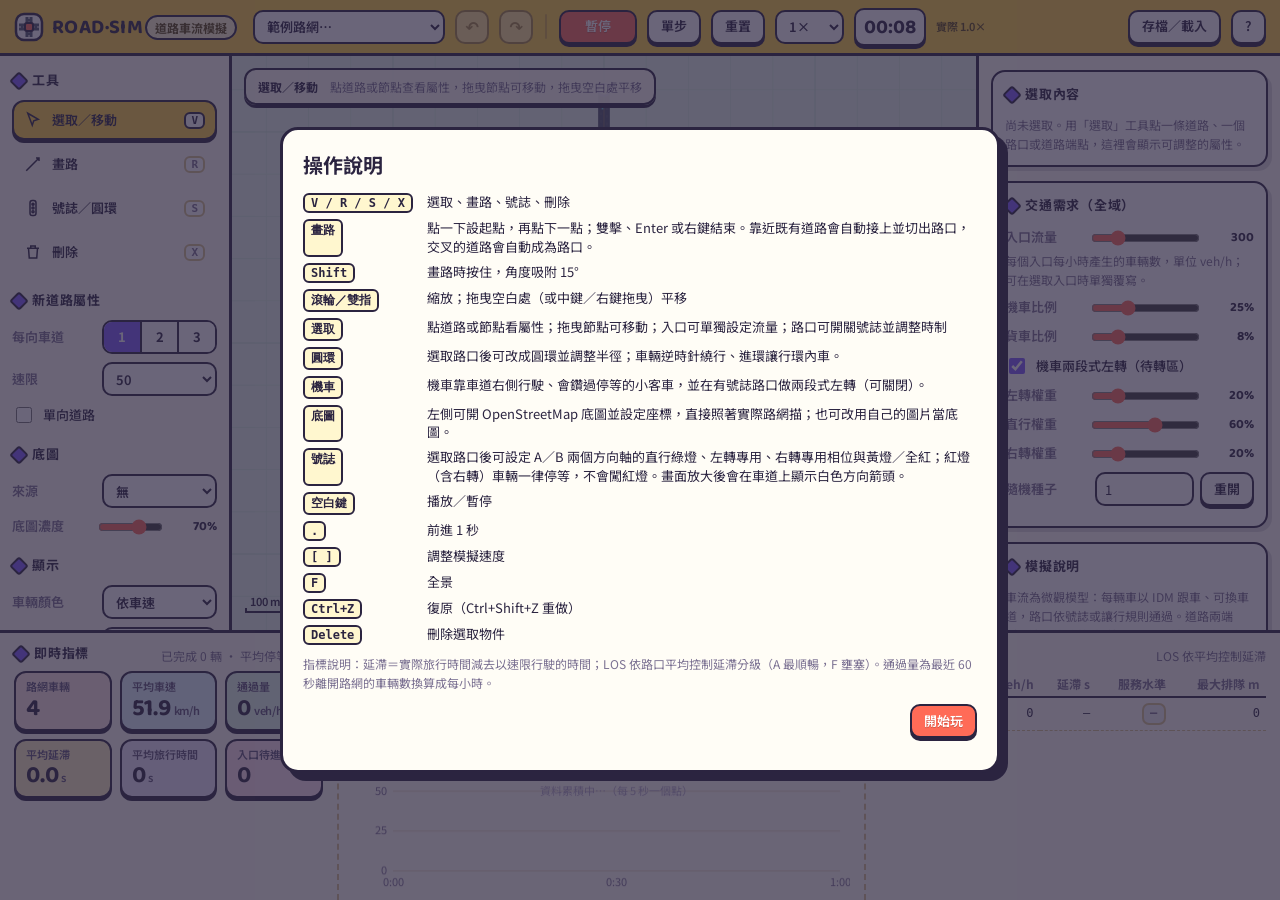
<file: index.html>
<!DOCTYPE html>
<html lang="zh-Hant">
<head>
<meta charset="utf-8">
<meta name="viewport" content="width=device-width, initial-scale=1">
<link rel="preconnect" href="https://fonts.googleapis.com">
<link rel="stylesheet" href="https://fonts.googleapis.com/css2?family=Baloo+2:wght@600;700&family=Noto+Sans+TC:wght@400;500;700&display=swap">
<title>道路車流模擬器</title>
<style>
:root{
  --bg:#fff3d9; --panel:#fffdf6; --panel2:#fff4d6; --line:#ecdcb8; --line2:#d9c28f;
  --ink:#2b2440; --text:#2b2440; --muted:#7b7192; --faint:#b2a9c6;
  --accent:#7c5cff; --accent-ink:#ffffff; --sun:#ffd23f; --coral:#ff6b57; --mint:#1fd27a; --sky:#35c7ff; --pink:#ff7ab6;
  --good:#12a561; --warn:#e0a100; --bad:#e8294b;
  --ground:#e7f6ec; --asphalt:#4f566b;
  --r:14px; --pop:0 3px 0 var(--ink);
  --sans:"Noto Sans TC","PingFang TC","Microsoft JhengHei","Segoe UI",system-ui,sans-serif;
  --round:"Baloo 2","Noto Sans TC","PingFang TC","Microsoft JhengHei",system-ui,sans-serif;
  --mono:ui-monospace,"SF Mono","Cascadia Mono",Consolas,monospace;
}
*{box-sizing:border-box}
html,body{margin:0;height:100%;background:var(--bg);color:var(--text);font:13px/1.45 var(--sans);-webkit-font-smoothing:antialiased}
button,select,input,textarea{font:inherit;color:inherit}
button{cursor:pointer}
::selection{background:#ffd23f99}
.num{font-variant-numeric:tabular-nums}

#app{display:grid;height:100vh;min-height:620px;grid-template-columns:232px minmax(0,1fr) 304px;grid-template-rows:56px minmax(0,1fr) clamp(200px,30vh,280px);
  grid-template-areas:"top top top" "tools stage side" "dock dock dock"}
#top{grid-area:top;display:flex;align-items:center;gap:10px;padding:0 14px;background:var(--sun);border-bottom:3px solid var(--ink);min-width:0;overflow-x:auto}
#tools{grid-area:tools;background:var(--panel);border-right:3px solid var(--ink);padding:14px 12px;overflow:auto}
#stage{grid-area:stage;position:relative;min-width:0;min-height:0;background:var(--ground);overflow:hidden}
#side{grid-area:side;background:var(--panel);border-left:3px solid var(--ink);overflow:auto;padding:14px 12px}
#dock{grid-area:dock;display:grid;grid-template-columns:minmax(300px,0.9fr) minmax(0,1.4fr) minmax(330px,1.1fr);gap:0;background:var(--panel);border-top:3px solid var(--ink);min-height:0}
#dock>section{padding:10px 14px;min-width:0;min-height:0;overflow:auto;border-right:2px dashed var(--line2)}
#dock>section:last-child{border-right:0}

.brand{display:flex;align-items:center;gap:8px;font:700 20px/1 var(--round);letter-spacing:.02em;white-space:nowrap;margin-right:6px;color:var(--ink)}
.brand svg{flex:none;animation:wob 3.2s ease-in-out infinite}
@keyframes wob{0%,100%{transform:rotate(-6deg)}50%{transform:rotate(6deg)}}
.brand small{font:700 12px var(--sans);color:#5b4a14;letter-spacing:0;margin-left:2px;background:#fff7cf;border:2px solid var(--ink);border-radius:99px;padding:2px 8px}
.sep{width:2px;align-self:stretch;margin:14px 2px;background:#2b244033;border-radius:2px}
.grow{flex:1}
.btn{display:inline-flex;align-items:center;gap:6px;height:34px;padding:0 12px;border-radius:10px;border:2px solid var(--ink);background:#fff;box-shadow:var(--pop);white-space:nowrap;font-weight:600;transition:transform .08s,box-shadow .08s,background .12s}
.btn:hover{background:#fff7dc}
.btn:active{transform:translateY(2px);box-shadow:0 1px 0 var(--ink)}
.btn[disabled]{opacity:.4;cursor:default;box-shadow:none;transform:none}
.btn.primary{background:var(--coral);color:#fff;text-shadow:0 1px 0 #0003}
.btn.primary:hover{background:#ff7d6b}
.btn.icon{width:34px;padding:0;justify-content:center;font-size:16px}
.btn.danger{background:#fff0f2;color:var(--bad);box-shadow:0 3px 0 var(--bad);border-color:var(--bad)}
.btn.danger:hover{background:#ffe2e7}
.btn.block{width:100%;justify-content:center}
:focus-visible{outline:3px solid var(--accent);outline-offset:2px}
select,input[type=number],input[type=text],textarea{background:#fff;border:2px solid var(--ink);border-radius:10px;height:34px;padding:0 8px;min-width:0}
select{padding-right:4px;font-weight:600}
textarea{height:auto;padding:8px;font-family:var(--mono);font-size:12px;resize:vertical;width:100%}
.clock{font:700 20px/1 var(--round);min-width:64px;text-align:center;background:#fff;border:2px solid var(--ink);border-radius:10px;padding:7px 8px;box-shadow:var(--pop)}
.eff{color:#5b4a14;font-size:11px;min-width:64px;font-weight:600}

h3{margin:0 0 8px;font:700 13px var(--round);letter-spacing:.06em;color:var(--ink);display:flex;align-items:center;gap:6px}
h3::before{content:"";width:10px;height:10px;border-radius:3px;background:var(--accent);border:2px solid var(--ink);transform:rotate(45deg)}
.group{margin-bottom:18px}
.tool{display:flex;align-items:center;gap:10px;width:100%;height:40px;padding:0 10px;border-radius:12px;border:2px solid transparent;background:transparent;text-align:left;margin-bottom:4px;font-weight:600}
.tool:hover{background:#fff1c9}
.tool.on{background:var(--sun);border-color:var(--ink);box-shadow:var(--pop)}
.tool svg{flex:none}
.tool kbd{margin-left:auto;font:700 11px var(--mono);color:var(--muted);border:2px solid var(--line2);border-radius:6px;padding:0 5px;background:#fff}
.tool.on kbd{color:var(--ink);border-color:var(--ink)}
.field{display:grid;grid-template-columns:82px 1fr;gap:6px 8px;align-items:center;margin:8px 0}
.field>label,.field>span{color:var(--muted);font-weight:600}
.row .field{display:grid;grid-template-columns:44px 1fr;margin:0}
.seg{display:flex;border:2px solid var(--ink);border-radius:10px;overflow:hidden;background:#fff}
.seg button{flex:1;height:30px;border:0;background:#fff;border-right:2px solid var(--ink);font-weight:700}
.seg button:last-child{border-right:0}
.seg button.on{background:var(--accent);color:#fff}
.chk{display:flex;align-items:center;gap:8px;margin:8px 0;color:var(--text);font-weight:500}
.chk input{accent-color:var(--accent);width:16px;height:16px}
input[type=range]{width:100%;accent-color:var(--coral);margin:0}
.rng{display:grid;grid-template-columns:78px 1fr 46px;gap:8px;align-items:center;margin:8px 0}
.rng label{color:var(--muted);font-weight:600}
.rng output{text-align:right;font:700 13px var(--round)}
.card{background:#fff;border:2px solid var(--ink);border-radius:var(--r);padding:12px;margin-bottom:14px;box-shadow:4px 4px 0 #2b244026}
.card h3{margin-bottom:10px}
.kv{display:flex;justify-content:space-between;color:var(--muted);margin:3px 0}
.kv b{color:var(--text);font-weight:700}
.hint{color:var(--muted);font-size:12px;line-height:1.55}
.legend{display:flex;align-items:center;gap:6px;color:var(--muted);font-size:11px;margin-top:6px}
.legend i{flex:1;height:8px;border-radius:4px;border:2px solid var(--ink);background:linear-gradient(90deg,#ff3d71,#ffc531,#35c7ff)}
.phase{display:flex;flex-wrap:wrap;gap:4px;margin:6px 0}
.phase span{font-size:11px;font-weight:700;border:2px solid var(--ink);border-radius:99px;padding:1px 8px;background:#fff7cf}
.phase span.b{background:#e6f7ff}
.sub{margin:10px 0 4px;font-weight:700;font-size:12px;color:var(--ink)}

#hud{position:absolute;left:12px;top:12px;max-width:min(540px,70%);padding:8px 12px;border-radius:12px;background:#fffdf6ee;border:2px solid var(--ink);box-shadow:var(--pop);color:var(--muted);font-size:12px;pointer-events:none}
#hud b{color:var(--ink)}
#cv{position:absolute;inset:0;width:100%;height:100%;display:block;touch-action:none;cursor:default}
#attrib{position:absolute;left:10px;bottom:8px;font-size:11px;background:#fffdf6cc;border:1px solid var(--line2);border-radius:6px;padding:1px 6px;display:none}
#attrib a{color:var(--muted);text-decoration:none}
#attrib a:hover{text-decoration:underline}
#zoom{position:absolute;right:12px;bottom:12px;display:flex;flex-direction:column;gap:8px}
#finish{position:absolute;left:50%;bottom:16px;transform:translateX(-50%);display:none}
#toast{position:absolute;left:50%;top:14px;transform:translate(-50%,-8px);padding:8px 16px;border-radius:99px;background:var(--ink);color:#fff;font-weight:600;opacity:0;transition:.2s;pointer-events:none;z-index:4;white-space:nowrap}
#toast.show{opacity:1;transform:translate(-50%,0)}
#empty{position:absolute;inset:0;display:none;align-items:center;justify-content:center;pointer-events:none;text-align:center;color:var(--muted)}
#empty div{background:#fffdf6;border:2px dashed var(--ink);padding:18px 24px;border-radius:16px;line-height:1.8;font-weight:600}

.kpis{display:grid;grid-template-columns:repeat(3,1fr);gap:8px}
.kpi{border:2px solid var(--ink);border-radius:12px;padding:6px 10px;min-width:0;box-shadow:0 3px 0 var(--ink);background:#ffe9e4}
.kpi:nth-child(2){background:#e0f5ff}.kpi:nth-child(3){background:#e2f8ea}.kpi:nth-child(4){background:#fff1c2}.kpi:nth-child(5){background:#efe8ff}.kpi:nth-child(6){background:#ffe3f0}
.kpi span{display:block;color:#5d5478;font-size:11px;white-space:nowrap;font-weight:600}
.kpi b{display:block;font:700 24px/1.15 var(--round);letter-spacing:-.01em}
.kpi small{color:#5d5478;font:600 11px var(--sans);margin-left:3px}
.tabs{display:flex;gap:6px;margin-bottom:6px;flex-wrap:wrap}
.tabs button{height:26px;padding:0 10px;border-radius:99px;border:2px solid var(--ink);background:#fff;color:var(--ink);font-size:12px;font-weight:600}
.tabs button.on{background:var(--accent);color:#fff}
.chartwrap{position:relative;flex:1;min-height:90px}
#dock>section.chartsec{display:flex;flex-direction:column;overflow:hidden}
#chart{position:absolute;inset:0;width:100%;height:100%}
table{width:100%;border-collapse:collapse;font-size:12px}
th{position:sticky;top:0;background:var(--panel);text-align:right;color:var(--muted);font-weight:700;padding:4px 6px;border-bottom:2px solid var(--ink);white-space:nowrap}
td{padding:5px 6px;text-align:right;border-bottom:1px dashed var(--line2);font-family:var(--mono)}
th:first-child,td:first-child{text-align:left;font-family:var(--sans);font-weight:600}
tbody tr{cursor:pointer}
tbody tr:hover{background:#fff4d6}
tbody tr.sel{background:#e9e2ff}
.los{display:inline-block;min-width:24px;text-align:center;border-radius:7px;padding:0 6px;font-weight:700;color:var(--ink);border:2px solid var(--ink)}
.los.A,.los.B{background:#7be0ae}.los.C{background:#d4f27a}.los.D{background:#ffd966}.los.E{background:#ffb066}.los.F{background:#ff7b8f}.los.n{background:#eee;color:var(--muted);border-color:var(--line2)}
.dockhead{display:flex;align-items:baseline;justify-content:space-between}
.dockhead h3{margin:0 0 6px}

.modal{position:fixed;inset:0;background:#2b2440b3;display:none;align-items:center;justify-content:center;z-index:20;padding:16px}
.modal.show{display:flex}
.sheet{width:min(720px,100%);max-height:90vh;overflow:auto;background:var(--panel);border:3px solid var(--ink);border-radius:18px;padding:20px;box-shadow:8px 8px 0 var(--ink)}
.sheet h2{margin:0 0 4px;font:700 20px var(--round)}
.sheet .row{display:flex;gap:8px;flex-wrap:wrap;margin:12px 0}
.keys{display:grid;grid-template-columns:auto 1fr;gap:6px 14px;margin:10px 0}
.keys kbd{font:700 12px var(--mono);border:2px solid var(--ink);border-radius:6px;padding:1px 6px;background:#fff7cf;justify-self:start}
#drawerBtn{display:none}

@media (max-width:1100px){
  #app{grid-template-columns:minmax(0,1fr);grid-template-rows:56px auto minmax(0,1fr) clamp(190px,32vh,300px);grid-template-areas:"top" "tools" "stage" "dock"}
  #tools{border-right:0;border-bottom:3px solid var(--ink);display:flex;flex-wrap:wrap;gap:6px 18px;padding:8px 12px;align-items:flex-start}
  #tools .group{margin:0;display:flex;align-items:center;gap:6px;flex-wrap:wrap}
  #tools h3{display:none}
  #tools .tool{width:auto;margin:0;height:34px;padding:0 10px}
  #tools .tool kbd{display:none}
  #tools .field{display:flex;margin:0;gap:6px}
  #tools .field>label{white-space:nowrap}
  #tools .legend{display:none}
  #side{position:fixed;right:0;top:56px;bottom:0;width:min(330px,92vw);z-index:15;transform:translateX(100%);transition:transform .2s;box-shadow:-12px 0 30px #2b244055}
  #side.open{transform:none}
  #drawerBtn{display:inline-flex}
  #dock{grid-template-columns:minmax(0,1fr) minmax(0,1fr)}
  #dock>section:nth-child(3){grid-column:1/-1;border-top:2px dashed var(--line2)}
}
@media (max-width:760px){
  html,body{height:auto}
  #app{display:block;height:auto}
  #top{position:sticky;top:0;z-index:12}
  #stage{height:62vh;min-height:360px}
  #side{position:static;transform:none;width:auto;box-shadow:none;border-left:0;border-top:3px solid var(--ink)}
  #drawerBtn{display:none}
  #dock{display:block}
  #dock>section{border-top:2px dashed var(--line2);border-right:0;height:auto;overflow:visible}
  #dock>section.chartsec{display:block}
  .chartwrap{height:200px;flex:none}
  .kpis{grid-template-columns:repeat(2,1fr)}
  .brand small{display:none}
  .eff{display:none}
  #hud{max-width:calc(100% - 24px);font-size:11px}
}

</style>
</head>
<body>
<div id="app">
  <header id="top">
    <div class="brand">
      <svg width="30" height="30" viewBox="0 0 30 30" aria-hidden="true"><rect x="2" y="2" width="26" height="26" rx="8" fill="#fff" stroke="#2b2440" stroke-width="2.5"/><path d="M15 5v20M5 15h20" stroke="#4f566b" stroke-width="7"/><path d="M15 5v20M5 15h20" stroke="#fff" stroke-width="1" stroke-dasharray="2 2.5"/><rect x="11" y="11" width="8" height="8" rx="2" fill="#ff6b57" stroke="#2b2440" stroke-width="2"/></svg>
      <span>ROAD·SIM<small>道路車流模擬</small></span>
    </div>
    <select id="tplSel" title="載入範例路網" aria-label="範例路網">
      <option value="">範例路網…</option>
      <option value="cross">十字路口（含號誌）</option>
      <option value="crossL">十字路口（左轉專用相位）</option>
      <option value="t">T 字路口（無號誌）</option>
      <option value="bottle">瓶頸（3 車道 → 1 車道）</option>
      <option value="round">圓環（四岔）</option>
      <option value="grid">2×2 路網（含號誌）</option>
      <option value="blank">空白畫布</option>
    </select>
    <button class="btn icon" id="undoBtn" title="復原 (Ctrl+Z)" aria-label="復原">↶</button>
    <button class="btn icon" id="redoBtn" title="重做 (Ctrl+Shift+Z)" aria-label="重做">↷</button>
    <span class="sep"></span>
    <button class="btn primary" id="playBtn" title="播放／暫停 (空白鍵)" style="min-width:78px;justify-content:center">暫停</button>
    <button class="btn" id="stepBtn" title="前進 1 秒 (.)">單步</button>
    <button class="btn" id="resetBtn" title="重新開始模擬（保留路網）">重置</button>
    <select id="speedSel" title="模擬速度 ([ ])" aria-label="模擬速度">
      <option value="0.5">0.5×</option><option value="1" selected>1×</option><option value="2">2×</option><option value="5">5×</option><option value="10">10×</option>
    </select>
    <span class="clock num" id="clock">00:00</span>
    <span class="eff num" id="eff"></span>
    <span class="grow"></span>
    <button class="btn" id="saveBtn">存檔／載入</button>
    <button class="btn" id="helpBtn" aria-label="說明">?</button>
    <button class="btn" id="drawerBtn">面板</button>
  </header>

  <aside id="tools">
    <div class="group">
      <h3>工具</h3>
      <button class="tool on" data-tool="select"><svg width="18" height="18" viewBox="0 0 24 24" fill="none" stroke="currentColor" stroke-width="2"><path d="M5 3l14 8-6 2-2 6z"/></svg>選取／移動<kbd>V</kbd></button>
      <button class="tool" data-tool="draw"><svg width="18" height="18" viewBox="0 0 24 24" fill="none" stroke="currentColor" stroke-width="2"><path d="M4 20L20 4M4 20l-1 1M16 4h4v4"/></svg>畫路<kbd>R</kbd></button>
      <button class="tool" data-tool="signal"><svg width="18" height="18" viewBox="0 0 24 24" fill="none" stroke="currentColor" stroke-width="2"><rect x="8" y="2" width="8" height="20" rx="3"/><circle cx="12" cy="7" r="1.4" fill="currentColor"/><circle cx="12" cy="12" r="1.4"/><circle cx="12" cy="17" r="1.4"/></svg>號誌／圓環<kbd>S</kbd></button>
      <button class="tool" data-tool="delete"><svg width="18" height="18" viewBox="0 0 24 24" fill="none" stroke="currentColor" stroke-width="2"><path d="M4 7h16M9 7V4h6v3M6 7l1 13h10l1-13"/></svg>刪除<kbd>X</kbd></button>
    </div>
    <div class="group" id="roadOpts">
      <h3>新道路屬性</h3>
      <div class="field"><label>每向車道</label><div class="seg" id="newLanes"><button data-v="1" class="on">1</button><button data-v="2">2</button><button data-v="3">3</button></div></div>
      <div class="field"><label>速限</label><select id="newLimit"><option>30</option><option>40</option><option selected>50</option><option>60</option><option>70</option><option>80</option><option>100</option></select></div>
      <label class="chk"><input type="checkbox" id="newOneway">單向道路</label>
    </div>
    <div class="group" id="mapOpts">
      <h3>底圖</h3>
      <div class="field"><label>來源</label><select id="baseSel"><option value="none">無</option><option value="osm">OpenStreetMap</option><option value="img">自訂圖片</option></select></div>
      <div class="rng"><label>底圖濃度</label><input type="range" id="rOpa" min="10" max="100" step="5" value="70"><output id="oOpa">70%</output></div>
      <div class="field" id="geoRow"><label>位置</label><button class="btn" id="geoBtn" style="width:100%">設定座標…</button></div>
      <div class="field" id="imgRow" style="display:none"><label>圖片</label><label class="btn" style="width:100%;justify-content:center;cursor:pointer">選擇圖片…<input type="file" id="imgFile" accept="image/*" hidden></label></div>
      <div class="rng" id="imgW" style="display:none"><label>圖寬(公尺)</label><input type="range" id="rImgW" min="50" max="2000" step="10" value="600"><output id="oImgW">600</output></div>
      <div class="hint" id="mapNote" style="display:none"></div>
    </div>
    <div class="group" id="viewOpts">
      <h3>顯示</h3>
      <div class="field"><label>車輛顏色</label><select id="colorSel"><option value="speed">依車速</option><option value="type">依車種</option></select></div>
      <div class="field"><label>路面疊圖</label><select id="overlaySel"><option value="none">無</option><option value="speed">相對車速</option><option value="dens">車流密度</option></select></div>
      <label class="chk"><input type="checkbox" id="timerChk" checked>顯示號誌倒數秒數</label>
      <label class="chk"><input type="checkbox" id="arrowChk" checked>顯示車道箭頭（放大後）</label>
      <div class="legend"><span>慢／密</span><i></i><span>快／疏</span></div>
    </div>
  </aside>

  <main id="stage">
    <canvas id="cv"></canvas>
    <div id="hud"></div>
    <div id="empty"><div>目前沒有道路<br>選左側「畫路」開始畫，或從上方載入「範例路網」</div></div>
    <button class="btn primary" id="finish">完成這條路 (Enter)</button>
    <div id="attrib"><a href="https://www.openstreetmap.org/copyright" target="_blank" rel="noopener">© OpenStreetMap 貢獻者</a></div>
    <div id="zoom">
      <button class="btn icon" id="zIn" aria-label="放大">＋</button>
      <button class="btn icon" id="zOut" aria-label="縮小">－</button>
      <button class="btn icon" id="zFit" title="全景 (F)" aria-label="適配畫面">⛶</button>
    </div>
    <div id="toast"></div>
  </main>

  <aside id="side">
    <div id="insp"></div>
    <div class="card">
      <h3>交通需求（全域）</h3>
      <div class="rng"><label>入口流量</label><input type="range" id="rFlow" min="0" max="1500" step="25"><output id="oFlow"></output></div>
      <div class="hint" style="margin:-4px 0 6px">每個入口每小時產生的車輛數，單位 veh/h；可在選取入口時單獨覆寫。</div>
      <div class="rng"><label>機車比例</label><input type="range" id="rMoto" min="0" max="80" step="1"><output id="oMoto"></output></div>
      <div class="rng"><label>貨車比例</label><input type="range" id="rTruck" min="0" max="40" step="1"><output id="oTruck"></output></div>
      <label class="chk"><input type="checkbox" id="hookChk" checked>機車兩段式左轉（待轉區）</label>
      <div class="rng"><label>左轉權重</label><input type="range" id="rL" min="0" max="100" step="5"><output id="oL"></output></div>
      <div class="rng"><label>直行權重</label><input type="range" id="rS" min="0" max="100" step="5"><output id="oS"></output></div>
      <div class="rng"><label>右轉權重</label><input type="range" id="rR" min="0" max="100" step="5"><output id="oR"></output></div>
      <div class="field"><label>隨機種子</label><div style="display:flex;gap:6px"><input type="number" id="seed" min="1" max="999999" step="1" style="width:100%"><button class="btn" id="seedBtn">重開</button></div></div>
    </div>
    <div class="card">
      <h3>模擬說明</h3>
      <div class="hint">車流為微觀模型：每輛車以 IDM 跟車、可換車道，路口依號誌或讓行規則通過。道路兩端（只連一條路的端點）是入口／出口。右側行車。修改路網會讓模擬重新開始。</div>
    </div>
  </aside>

  <div id="dock">
    <section>
      <div class="dockhead"><h3>即時指標</h3><span class="hint num" id="kpiNote"></span></div>
      <div class="kpis">
        <div class="kpi"><span>路網車輛</span><b id="kN">0</b></div>
        <div class="kpi"><span>平均車速</span><b id="kV">0<small>km/h</small></b></div>
        <div class="kpi"><span>通過量</span><b id="kT">0<small>veh/h</small></b></div>
        <div class="kpi"><span>平均延滯</span><b id="kD">0<small>s</small></b></div>
        <div class="kpi"><span>平均旅行時間</span><b id="kTT">0<small>s</small></b></div>
        <div class="kpi"><span>入口待進車輛</span><b id="kQ">0</b></div>
      </div>
    </section>
    <section class="chartsec">
      <div class="dockhead"><h3>時間序列</h3></div>
      <div class="tabs" id="metricTabs">
        <button data-m="v" class="on">平均車速</button><button data-m="thr">通過量</button><button data-m="delay">平均延滯</button><button data-m="n">路網車輛</button><button data-m="vq">待進車輛</button>
      </div>
      <div class="chartwrap"><canvas id="chart"></canvas></div>
    </section>
    <section>
      <div class="dockhead"><h3>路口績效</h3><span class="hint">LOS 依平均控制延滯</span></div>
      <table>
        <thead><tr><th>路口</th><th>流量 veh/h</th><th>延滯 s</th><th>服務水準</th><th>最大排隊 m</th></tr></thead>
        <tbody id="nodeTbl"></tbody>
      </table>
      <div class="hint" id="nodeEmpty" style="display:none;margin-top:8px">尚無三向以上的路口。</div>
    </section>
  </div>
</div>

<div class="modal" id="saveModal">
  <div class="sheet">
    <h2>存檔／載入</h2>
    <div class="hint">此環境無法直接下載檔案：請按「複製」把內容貼到自己的記事本存成 .json；要載入時貼回下方文字框按「載入」，或選擇檔案。路網也會自動暫存在這個瀏覽器。</div>
    <div class="row">
      <button class="btn primary" id="svGen">產生目前路網</button>
      <button class="btn" id="svCopy">複製</button>
      <button class="btn" id="svLoad">載入文字框內容</button>
      <label class="btn" style="cursor:pointer">選擇檔案…<input type="file" id="svFile" accept=".json,application/json,text/plain" hidden></label>
      <button class="btn" id="svCsv">產生指標 CSV</button>
    </div>
    <textarea id="svText" rows="12" spellcheck="false" placeholder="在此貼上路網 JSON…"></textarea>
    <div class="hint" id="svMsg" style="margin-top:8px"></div>
    <div class="row" style="justify-content:flex-end"><button class="btn" data-close>關閉</button></div>
  </div>
</div>

<div class="modal" id="geoModal">
  <div class="sheet" style="max-width:560px">
    <h2>底圖座標</h2>
    <div class="hint">設定畫面原點（0, 0）對應的真實位置，底圖就會對齊你畫的道路。可直接貼 Google 地圖或 OpenStreetMap 的網址。</div>
    <div class="row">
      <select id="geoPreset" style="flex:1 1 180px"><option value="">常用地點…</option>
        <option value="25.0478,121.5170">台北車站</option><option value="25.0330,121.5654">台北 101</option>
        <option value="24.1477,120.6736">台中火車站</option><option value="22.9971,120.2129">台南火車站</option>
        <option value="22.6393,120.3021">高雄車站</option><option value="24.8015,120.9715">新竹火車站</option></select>
    </div>
    <div class="row">
      <label class="field" style="flex:1 1 150px"><span>緯度</span><input type="text" id="geoLat" inputmode="decimal"></label>
      <label class="field" style="flex:1 1 150px"><span>經度</span><input type="text" id="geoLon" inputmode="decimal"></label>
    </div>
    <div class="row"><input type="text" id="geoUrl" placeholder="貼上 Google 地圖／OSM 網址" style="flex:1"><button class="btn" id="geoParse">讀取</button></div>
    <div class="hint" id="geoMsg"></div>
    <div class="row" style="justify-content:flex-end"><button class="btn" data-close>取消</button><button class="btn primary" id="geoOk">套用</button></div>
  </div>
</div>

<div class="modal" id="helpModal">
  <div class="sheet">
    <h2>操作說明</h2>
    <div class="keys">
      <kbd>V / R / S / X</kbd><span>選取、畫路、號誌、刪除</span>
      <kbd>畫路</kbd><span>點一下設起點，再點下一點；雙擊、Enter 或右鍵結束。靠近既有道路會自動接上並切出路口，交叉的道路會自動成為路口。</span>
      <kbd>Shift</kbd><span>畫路時按住，角度吸附 15°</span>
      <kbd>滾輪／雙指</kbd><span>縮放；拖曳空白處（或中鍵／右鍵拖曳）平移</span>
      <kbd>選取</kbd><span>點道路或節點看屬性；拖曳節點可移動；入口可單獨設定流量；路口可開關號誌並調整時制</span>
      <kbd>圓環</kbd><span>選取路口後可改成圓環並調整半徑；車輛逆時針繞行、進環讓行環內車。</span>
      <kbd>機車</kbd><span>機車靠車道右側行駛、會鑽過停等的小客車，並在有號誌路口做兩段式左轉（可關閉）。</span>
      <kbd>底圖</kbd><span>左側可開 OpenStreetMap 底圖並設定座標，直接照著實際路網描；也可改用自己的圖片當底圖。</span>
      <kbd>號誌</kbd><span>選取路口後可設定 A／B 兩個方向軸的直行綠燈、左轉專用、右轉專用相位與黃燈／全紅；紅燈（含右轉）車輛一律停等，不會闖紅燈。畫面放大後會在車道上顯示白色方向箭頭。</span>
      <kbd>空白鍵</kbd><span>播放／暫停</span>
      <kbd>.</kbd><span>前進 1 秒</span>
      <kbd>[ ]</kbd><span>調整模擬速度</span>
      <kbd>F</kbd><span>全景</span>
      <kbd>Ctrl+Z</kbd><span>復原（Ctrl+Shift+Z 重做）</span>
      <kbd>Delete</kbd><span>刪除選取物件</span>
    </div>
    <div class="hint">指標說明：延滯＝實際旅行時間減去以速限行駛的時間；LOS 依路口平均控制延滯分級（A 最順暢，F 壅塞）。通過量為最近 60 秒離開路網的車輛數換算成每小時。</div>
    <div class="row" style="justify-content:flex-end"><button class="btn primary" data-close>開始玩</button></div>
  </div>
</div>

<script>
/* ROAD_SIM core: network model, graph builder, microscopic simulator (pure JS, no DOM) */
(function (root) {
'use strict';
const W = 3.5;            // lane width (m)
const DT = 0.1;           // fixed time step (s)
const TYPES = {
  car:   { key: 'car',   name: '小客車', len: 4.5, wid: 1.9, a: 2.0, b: 2.5, T: 1.2, s0: 2.0, vmax: 36 },
  moto:  { key: 'moto',  name: '機車',   len: 1.9, wid: 0.72, a: 2.8, b: 3.2, T: 0.8, s0: 1.0, vmax: 17 },
  truck: { key: 'truck', name: '貨車',   len: 12,  wid: 2.5, a: 1.2, b: 2.2, T: 1.5, s0: 3.0, vmax: 22.2 }
};

function mulberry32(seed) {
  let a = seed >>> 0;
  return function () {
    a = (a + 0x6D2B79F5) >>> 0;
    let t = a;
    t = Math.imul(t ^ (t >>> 15), t | 1);
    t ^= t + Math.imul(t ^ (t >>> 7), t | 61);
    return ((t ^ (t >>> 14)) >>> 0) / 4294967296;
  };
}
const clamp = (v, a, b) => Math.max(a, Math.min(b, v));
const MOTO_LAT = W * 0.5 - 0.45;        // motorcycles ride near the kerb side of their lane
function latOf(x, lane) { return ((lane == null ? x.lane : lane) + 0.5) * W + (x.moto ? MOTO_LAT : 0); }
/* a car ignores a motorcycle squeezing past at the edge of its lane */
function passable(x, o) { return o.moto && x.type === 'car' && Math.abs(o.lat - x.lat) > 1.05; }

/* ------------------------------------------------------------------ */
/* Editable network model                                              */
/* ------------------------------------------------------------------ */
function createNet() { return { nodes: [], roads: [], nid: 1, rid: 1 }; }
function N(net, id) { for (const n of net.nodes) if (n.id === id) return n; return null; }
function addNode(net, x, y) { const n = { id: net.nid++, x, y, sig: null, flow: null }; net.nodes.push(n); return n; }
function nearNode(net, x, y, r) {
  let best = null, bd = r;
  for (const n of net.nodes) { const d = Math.hypot(n.x - x, n.y - y); if (d < bd) { bd = d; best = n; } }
  return best;
}
function projectOnRoad(net, x, y, maxd) {
  let best = null;
  const m = new Map(); for (const n of net.nodes) m.set(n.id, n);
  for (const r of net.roads) {
    const A = m.get(r.a), B = m.get(r.b); if (!A || !B) continue;
    const dx = B.x - A.x, dy = B.y - A.y, l2 = dx * dx + dy * dy; if (l2 < 1e-6) continue;
    let t = ((x - A.x) * dx + (y - A.y) * dy) / l2; t = clamp(t, 0, 1);
    const px = A.x + dx * t, py = A.y + dy * t, d = Math.hypot(px - x, py - y);
    if (d <= maxd && (!best || d < best.d)) best = { road: r, t, x: px, y: py, d };
  }
  return best;
}
function splitRoad(net, road, x, y) {
  const n = addNode(net, x, y);
  net.roads.push({ id: net.rid++, a: n.id, b: road.b, lanes: road.lanes, limit: road.limit, oneway: road.oneway });
  road.b = n.id;
  return n;
}
function nodeAtOrSplit(net, x, y) {
  let n = nearNode(net, x, y, 5); if (n) return n;
  const p = projectOnRoad(net, x, y, 1.5);
  if (p) return splitRoad(net, p.road, p.x, p.y);
  return addNode(net, x, y);
}
function segInter(ax, ay, bx, by, cx, cy, dx, dy) {
  const r1x = bx - ax, r1y = by - ay, r2x = dx - cx, r2y = dy - cy;
  const den = r1x * r2y - r1y * r2x; if (Math.abs(den) < 1e-9) return null;
  const t = ((cx - ax) * r2y - (cy - ay) * r2x) / den;
  const u = ((cx - ax) * r1y - (cy - ay) * r1x) / den;
  return { t, u, x: ax + r1x * t, y: ay + r1y * t };
}
function findRoad(net, a, b) { return net.roads.find(r => (r.a === a && r.b === b) || (r.a === b && r.b === a)); }
function addSegment(net, ax, ay, bx, by, props) {
  if (Math.hypot(bx - ax, by - ay) < 10) return false;
  const na = nodeAtOrSplit(net, ax, ay), nb = nodeAtOrSplit(net, bx, by);
  if (na === nb) return false;
  const cuts = [];
  for (const r of net.roads.slice()) {
    if (r.a === na.id || r.b === na.id || r.a === nb.id || r.b === nb.id) continue;
    const A = N(net, r.a), B = N(net, r.b);
    const h = segInter(na.x, na.y, nb.x, nb.y, A.x, A.y, B.x, B.y);
    if (h && h.t > 1e-4 && h.t < 1 - 1e-4 && h.u > 1e-4 && h.u < 1 - 1e-4) cuts.push({ t: h.t, x: h.x, y: h.y, r, A, B });
  }
  cuts.sort((p, q) => p.t - q.t);
  const chain = [na];
  for (const c of cuts) {
    let n;
    if (Math.hypot(c.A.x - c.x, c.A.y - c.y) < 6) n = c.A;
    else if (Math.hypot(c.B.x - c.x, c.B.y - c.y) < 6) n = c.B;
    else n = splitRoad(net, c.r, c.x, c.y);
    chain.push(n);
  }
  chain.push(nb);
  let made = false;
  for (let i = 0; i + 1 < chain.length; i++) {
    const a = chain[i], b = chain[i + 1];
    if (a === b || Math.hypot(a.x - b.x, a.y - b.y) < 4 || findRoad(net, a.id, b.id)) continue;
    net.roads.push({ id: net.rid++, a: a.id, b: b.id, lanes: props.lanes, limit: props.limit, oneway: !!props.oneway });
    made = true;
  }
  return made;
}
function pruneNodes(net) {
  const used = new Set();
  for (const r of net.roads) { used.add(r.a); used.add(r.b); }
  net.nodes = net.nodes.filter(n => used.has(n.id));
}
function deleteRoad(net, id) { net.roads = net.roads.filter(r => r.id !== id); pruneNodes(net); }
function deleteNode(net, id) { net.roads = net.roads.filter(r => r.a !== id && r.b !== id); pruneNodes(net); }
function nodeDegree(net, id) { let d = 0; for (const r of net.roads) if (r.a === id || r.b === id) d++; return d; }
function defaultSig() { return { g0: 30, g1: 30, lA: 0, lB: 0, rA: 0, rB: 0, y: 3, r: 2, off: 0, timer: true }; }

/* ------------------------------------------------------------------ */
/* Graph (directed edges, geometry, connectors)                        */
/* ------------------------------------------------------------------ */
function laneMovesOf(e, gn) {
  const n = e.lanes, out = [];
  if (gn.ring) { for (let li = 0; li < n; li++) out.push(e.av); return out; }
  let dedL = false, dedR = false;
  if (gn.sig && gn.deg >= 3) {
    const c = compileSig(gn.sig);
    dedL = c.dedL[e.group] && n >= 2 && e.av.includes('L');
    dedR = c.dedR[e.group] && n >= 2 + (dedL ? 1 : 0) && e.av.includes('R');
  }
  for (let li = 0; li < n; li++) {
    let m;
    if (n === 1) m = 'LSR';
    else {
      m = '';
      if (li === 0) m += 'L';
      if (!((li === 0 && dedL) || (li === n - 1 && dedR))) m += 'S';
      if (li === n - 1) m += 'R';
    }
    let f = ''; for (const ch of m) if (e.av.includes(ch)) f += ch;
    out.push(f || e.av);
  }
  return out;
}
function buildGraph(net) {
  const g = { nodes: new Map(), edges: [], conns: new Map(), connSeq: 0, sources: [] };
  for (const n of net.nodes) {
    g.nodes.set(n.id, { id: n.id, x: n.x, y: n.y, sig: n.sig ? Object.assign({}, n.sig) : null, flow: n.flow,
      ring: n.ring > 0 ? clamp(+n.ring, 6, 60) : 0,
      deg: 0, maxLanes: 1, R: 0, in: [], out: [], occ: [], queue: 0,
      stat: { sum: 0, n: 0, flow: 0, maxQ: 0, sumQ: 0, nQ: 0 } });
  }
  for (const r of net.roads) {
    const A = g.nodes.get(r.a), B = g.nodes.get(r.b); if (!A || !B) continue;
    A.deg++; B.deg++; A.maxLanes = Math.max(A.maxLanes, r.lanes); B.maxLanes = Math.max(B.maxLanes, r.lanes);
  }
  for (const gn of g.nodes.values()) {
    gn.R = gn.deg >= 3 ? 6 + W * gn.maxLanes + (gn.deg >= 4 ? 2 : 0) : (gn.deg === 2 ? 3 : 0);
    if (gn.deg < 3) { gn.sig = null; gn.ring = 0; }
    if (gn.ring) { gn.sig = null; gn.R = gn.ring + W * 0.5 + 2.5; }
    gn.box = {};
  }
  let eid = 0;
  for (const r of net.roads) {
    const A = g.nodes.get(r.a), B = g.nodes.get(r.b); if (!A || !B) continue;
    const L = Math.hypot(B.x - A.x, B.y - A.y); if (L < 1) continue;
    const mk = (from, to) => {
      let tA = from.R, tB = to.R;
      if (L - tA - tB < 10) { const k = Math.min(1, Math.max(0, L - 10) / ((tA + tB) || 1)); tA *= k; tB *= k; }
      const dx = (to.x - from.x) / L, dy = (to.y - from.y) / L;
      const e = { id: eid++, road: r.id, a: from, b: to, lanes: r.lanes, limit: r.limit / 3.6, dx, dy, nx: -dy, ny: dx,
        sx: from.x + dx * tA, sy: from.y + dy * tA, len: Math.max(3, L - tA - tB), L, rev: -1,
        lanesArr: [], group: 0, turns: new Map(), ang: Math.atan2(dy, dx) };
      e.ex = e.sx + dx * e.len; e.ey = e.sy + dy * e.len;
      for (let i = 0; i < e.lanes; i++) e.lanesArr.push([]);
      g.edges.push(e); from.out.push(e); to.in.push(e);
      return e;
    };
    const e1 = mk(A, B);
    if (!r.oneway) { const e2 = mk(B, A); e1.rev = e2.id; e2.rev = e1.id; }
  }
  for (const gn of g.nodes.values()) {
    for (const e of gn.in) {
      for (const oe of gn.out) {
        if (oe.id === e.rev) continue;
        const cr = e.dx * oe.dy - e.dy * oe.dx, dot = e.dx * oe.dx + e.dy * oe.dy;
        const ang = Math.atan2(cr, dot);
        e.turns.set(oe.id, { type: ang > 0.436 ? 'R' : (ang < -0.436 ? 'L' : 'S'), ang });
      }
      let av = ''; for (const k of ['L', 'S', 'R']) { for (const t of e.turns.values()) if (t.type === k) { av += k; break; } }
      e.av = av || 'S';
    }
    if (gn.sig && gn.in.length) {
      const ref = gn.in[0].ang;
      for (const e of gn.in.concat(gn.out)) {
        let d = Math.abs(((e.ang - ref) % Math.PI + Math.PI) % Math.PI);
        d = Math.min(d, Math.PI - d);
        e.group = d < Math.PI / 4 ? 0 : 1;
      }
    }
    for (const e of gn.in) e.lm = laneMovesOf(e, gn);
    if (gn.deg === 1 && gn.out.length === 1) g.sources.push(gn);
  }
  return g;
}

function mapLane(i, inN, outN, turn) {
  if (turn === 'R') return clamp(outN - 1 - (inN - 1 - i), 0, outN - 1);   // lane 0 = next to centre line, last lane = kerb
  return Math.min(i, outN - 1);
}
const TAU = Math.PI * 2;

/* ---- path helpers: every connector is a densely sampled polyline with a
   continuous (unwrapped) heading per sample, so headings interpolate smoothly ---- */
function bezPts(out, p0, c1, c2, p3, n, skipFirst) {
  for (let k = skipFirst ? 1 : 0; k <= n; k++) {
    const t = k / n, u = 1 - t, a = u * u * u, b = 3 * u * u * t, c = 3 * u * t * t, d = t * t * t;
    out.push(a * p0[0] + b * c1[0] + c * c2[0] + d * p3[0], a * p0[1] + b * c1[1] + c * c2[1] + d * p3[1]);
  }
}
function mkPath(a) {
  const n = a.length / 2 - 1, pts = Float64Array.from(a), cum = new Float64Array(n + 1), ang = new Float64Array(n + 1);
  for (let k = 1; k <= n; k++) cum[k] = cum[k - 1] + Math.hypot(pts[2 * k] - pts[2 * k - 2], pts[2 * k + 1] - pts[2 * k - 1]);
  for (let k = 0; k <= n; k++) {
    const p = Math.max(0, k - 1), q = Math.min(n, k + 1);
    let t = Math.atan2(pts[2 * q + 1] - pts[2 * p + 1], pts[2 * q] - pts[2 * p]);
    if (k) { const pr = ang[k - 1]; t = pr + Math.atan2(Math.sin(t - pr), Math.cos(t - pr)); }   // unwrap
    ang[k] = t;
  }
  let kap = 0;
  for (let k = 1; k < n; k++) { const ds = cum[k + 1] - cum[k - 1]; if (ds > 0.3) kap = Math.max(kap, Math.abs(ang[k + 1] - ang[k - 1]) / ds); }
  return { pts, cum, ang, n, len: Math.max(0.5, cum[n]), vmax: kap > 1e-4 ? clamp(Math.sqrt(3.4 / kap), 4.2, 99) : 99 };
}

/* connector key kinds: '' normal, 'h' motorcycle two-stage-left waiting box */
function getConn(g, e, i, oe, j, hook, slot) {
  slot = hook ? (slot | 0) : 0;
  const key = (hook ? 'h' : '') + e.id + '.' + i + '>' + oe.id + '.' + j + (hook ? '#' + slot : '');
  let c = g.conns.get(key); if (c) return c;
  const gn = e.b, o0 = (i + 0.5) * W, o1 = (j + 0.5) * W;
  const p0 = [e.ex + e.nx * o0, e.ey + e.ny * o0];
  const din = [e.dx, e.dy], dout = [oe.dx, oe.dy];
  const tt = e.turns.get(oe.id), turn = hook ? 'L' : (tt ? tt.type : 'S');
  let path, ring = null, box = null;
  if (hook) {
    // cross straight through on your own green, then pull into the waiting box at the far right corner
    const col = slot % 3, row = Math.floor(slot / 3);
    const lat = oe.lanes * W - 0.6 - col * 0.9, fwd = 1.0 - row * 2.0;
    const p3 = [oe.sx + oe.nx * lat + oe.dx * fwd, oe.sy + oe.ny * lat + oe.dy * fwd];
    const k = clamp(Math.hypot(p3[0] - p0[0], p3[1] - p0[1]) * 0.5, 2, 26), a = [], d2 = [din[0], din[1]];
    bezPts(a, p0, [p0[0] + d2[0] * k, p0[1] + d2[1] * k], [p3[0] - d2[0] * k, p3[1] - d2[1] * k], p3, 14, false);
    path = mkPath(a); path.vmax = Math.min(path.vmax, 7);
    box = { x: p3[0], y: p3[1], ang: Math.atan2(dout[1], dout[0]) };
  } else if (gn.ring) {
    // roundabout: short entry spline, counter-clockwise ring arc, short exit spline
    const R = gn.ring, cx = gn.x, cy = gn.y;
    const p3 = [oe.sx + oe.nx * o1, oe.sy + oe.ny * o1];
    const rawA = Math.atan2(p0[1] - cy, p0[0] - cx), rawB = Math.atan2(p3[1] - cy, p3[0] - cx);
    let arc = (rawA - rawB) % TAU; if (arc < 0) arc += TAU; if (arc < 0.25) arc += TAU;   // travel = decreasing angle
    const DEF = Math.min(0.6, arc * 0.3);              // join and leave the ring tangentially
    const thA = rawA - DEF, thB = rawB + DEF; arc -= 2 * DEF;
    const A = [cx + R * Math.cos(thA), cy + R * Math.sin(thA)], B = [cx + R * Math.cos(thB), cy + R * Math.sin(thB)];
    const tA = [Math.sin(thA), -Math.cos(thA)], tB = [Math.sin(thB), -Math.cos(thB)];
    const k1 = clamp(Math.hypot(A[0] - p0[0], A[1] - p0[1]) * 0.55, 0.8, 14);
    const k2 = clamp(Math.hypot(p3[0] - B[0], p3[1] - B[1]) * 0.55, 0.8, 14);
    const a = [];
    bezPts(a, p0, [p0[0] + din[0] * k1, p0[1] + din[1] * k1], [A[0] - tA[0] * k1, A[1] - tA[1] * k1], A, 5, false);
    const m = Math.max(4, Math.round(arc / 0.2));
    for (let q = 1; q <= m; q++) { const th = thA - arc * q / m; a.push(cx + R * Math.cos(th), cy + R * Math.sin(th)); }
    bezPts(a, B, [B[0] + tB[0] * k2, B[1] + tB[1] * k2], [p3[0] - dout[0] * k2, p3[1] - dout[1] * k2], p3, 5, true);
    path = mkPath(a);
    ring = { R, thA, thB, arc, sA: path.cum[5], sB: path.cum[5 + m] };
    path.vmax = clamp(Math.sqrt(3.4 * R), 5.5, 12);
  } else {
    const p3 = [oe.sx + oe.nx * o1, oe.sy + oe.ny * o1];
    const k = clamp(Math.hypot(p3[0] - p0[0], p3[1] - p0[1]) * 0.45, 1.5, 40), a = [];
    bezPts(a, p0, [p0[0] + din[0] * k, p0[1] + din[1] * k], [p3[0] - dout[0] * k, p3[1] - dout[1] * k], p3, 16, false);
    path = mkPath(a);
  }
  c = Object.assign(path, { id: g.connSeq++, key, e, i, oe, j, turn, hook: !!hook, slot, ring, box, conf: new Map() });
  g.conns.set(key, c);
  return c;
}
function ringTheta(c, cs) { return c.ring.thA - (cs - c.ring.sA) / c.ring.R; }
function fwdAng(a, b) { let d = (a - b) % TAU; if (d < 0) d += TAU; return d; }   // angular distance travelled from b to a

function conflictPairs(a, b) {
  let r = a.conf.get(b.id); if (r) return r;
  const out = [];
  const merge = a.oe === b.oe && a.j === b.j;
  const ka = Math.max(1, Math.round(a.n / 16)), kb = Math.max(1, Math.round(b.n / 16));
  for (let k = 0; k <= a.n; k += ka) {
    for (let m = 0; m <= b.n; m += kb) {
      if (merge && a.len - a.cum[k] < 7 && b.len - b.cum[m] < 7) continue;   // plain merge: handled by car-following
      if (Math.hypot(a.pts[2 * k] - b.pts[2 * m], a.pts[2 * k + 1] - b.pts[2 * m + 1]) < 2.6) out.push(k, m);
    }
  }
  const rev = []; for (let q = 0; q < out.length; q += 2) rev.push(out[q + 1], out[q]);
  a.conf.set(b.id, out); b.conf.set(a.id, rev);
  return out;
}
function connConflict(a, b) { return a !== b && conflictPairs(a, b).length > 0; }
function connPose(c, s) {
  s = clamp(s, 0, c.len);
  const cum = c.cum; let lo = 0, hi = c.n - 1;
  while (lo < hi) { const m = (lo + hi + 1) >> 1; if (cum[m] <= s) lo = m; else hi = m - 1; }
  const s0 = cum[lo], s1 = cum[lo + 1], f = s1 > s0 ? (s - s0) / (s1 - s0) : 0;
  const x0 = c.pts[2 * lo], y0 = c.pts[2 * lo + 1];
  return { x: x0 + (c.pts[2 * lo + 2] - x0) * f, y: y0 + (c.pts[2 * lo + 3] - y0) * f, ang: c.ang[lo] + (c.ang[lo + 1] - c.ang[lo]) * f };
}

/* Signal programme: per axis (group 0 = A, 1 = B) an optional left-only phase, the through phase,
   and an optional right-only phase.  A movement is green only inside the phase that lists it. */
const SIGC = new WeakMap(), _tmp = ['R', 0, -1];
function compileSig(s) {
  let c = SIGC.get(s); if (c) return c;
  const y = s.y, r = s.r, ph = [];
  for (let X = 0; X < 2; X++) {
    const g = X ? s.g1 : s.g0, l = (X ? s.lB : s.lA) || 0, rt = (X ? s.rB : s.rA) || 0;
    if (l > 0) ph.push({ group: X, mv: 'L', dur: l });
    ph.push({ group: X, mv: 'S' + (l > 0 ? '' : 'L') + (rt > 0 ? '' : 'R'), dur: g });
    if (rt > 0) ph.push({ group: X, mv: 'R', dur: rt });
  }
  let t = 0; for (const p of ph) { p.start = t; t += p.dur + y + r; }
  const m = {}; ph.forEach((p, i) => { for (const ch of p.mv) m[p.group + ch] = { start: p.start, g: p.dur, i }; });
  c = { ph, cyc: t, m, y, r, off: s.off || 0, dedL: [(s.lA || 0) > 0, (s.lB || 0) > 0], dedR: [(s.rA || 0) > 0, (s.rB || 0) > 0] };
  SIGC.set(s, c); return c;
}
function sigInfo(sig, group, turn, t, out) {
  const c = compileSig(sig), m = c.m[group + turn];
  if (!m) { out[0] = 'R'; out[1] = 99; out[2] = -1; return out; }
  const u = (((t + c.off - m.start) % c.cyc) + c.cyc) % c.cyc;
  if (u < m.g) { out[0] = 'G'; out[1] = m.g - u; }
  else if (u < m.g + c.y) { out[0] = 'Y'; out[1] = m.g + c.y - u; }
  else { out[0] = 'R'; out[1] = c.cyc - u; }
  out[2] = m.i; return out;
}
function sigState(sig, group, turn, t) { return sigInfo(sig, group, turn, t, _tmp)[0]; }
function sigCycle(sig) { return compileSig(sig).cyc; }

function idmAcc(P, v, v0, gap, dv) {
  let a = P.a * (1 - Math.pow(v / Math.max(v0, 0.1), 4));
  if (gap < Infinity) {
    const sStar = P.s0 + Math.max(0, v * P.T + v * dv / (2 * Math.sqrt(P.a * P.b)));
    const q = sStar / Math.max(gap, 0.05);
    a -= P.a * q * q;
  }
  return Math.max(a, -9);
}

function losOf(delay, signalized) {
  const th = signalized ? [10, 20, 35, 55, 80] : [10, 15, 25, 35, 50];
  const L = 'ABCDEF';
  for (let i = 0; i < th.length; i++) if (delay <= th[i]) return L[i];
  return 'F';
}

/* ------------------------------------------------------------------ */
/* Simulator                                                           */
/* ------------------------------------------------------------------ */
class Sim {
  constructor(net, opt) {
    this.opt = Object.assign({ flow: 300, truck: 8, moto: 25, hook: true, wL: 20, wS: 60, wR: 20, seed: 1 }, opt || {});
    this.reset(net);
  }
  reset(net) {
    if (net) this.net = net;
    this.g = buildGraph(this.net);
    this.t = 0; this.k = 0; this.nextId = 1;
    this.rng = mulberry32(this.opt.seed);
    this.vehicles = [];
    this.exitLog = [];
    this.series = [];
    this.tot = { exited: 0, sumTT: 0, sumDelay: 0, sumStops: 0, spawned: 0 };
    this.kpi = { n: 0, avgV: 0, thr: 0, delay: 0, tt: 0, vq: 0, stops: 0 };
  }
  gauss() { const u = Math.max(1e-9, this.rng()), v = this.rng(); return Math.sqrt(-2 * Math.log(u)) * Math.cos(2 * Math.PI * v); }

  makeVeh(type, e, lane, s, v) {
    const P = TYPES[type], moto = type === 'moto';
    return { id: this.nextId++, type, p: P, len: P.len, wid: P.wid, moto, f: clamp(1 + 0.1 * this.gauss(), 0.8, 1.25),
      v, a: 0, aReal: 0, vd: 0, e, lane, s, lat: (lane + 0.5) * W + (moto ? MOTO_LAT : 0), conn: null, cs: 0, next: null, turn: 'S',
      hook: false, slot: 0, hookWait: false, hookT: 0, filt: false,
      t0: this.t, ff: 0, stops: 0, moving: true, waitT: 0, lcT: 0, zoneE: null, zoneT: 0, zoneS: 0, zoneV: 10, permit: true, dead: false };
  }
  /* the connector this vehicle would use next */
  connOf(x) {
    const e = x.e, oe = x.next; if (!oe) return null;
    const gn = e.b;
    const j = gn.ring ? oe.lanes - 1 : mapLane(x.lane, e.lanes, oe.lanes, x.turn);
    return getConn(this.g, e, x.lane, oe, j, x.hook, x.hook ? (gn.box[oe.id] || 0) : 0);
  }
  chooseNext(x, free) {
    const e = x.e, gn = e.b;
    x.next = null; x.turn = 'S';
    if (gn.deg === 1) return;
    const cands = gn.out.filter(oe => oe.id !== e.rev);
    if (!cands.length) return;
    const w = { L: this.opt.wL, S: this.opt.wS, R: this.opt.wR };
    const hookOK = !!(x.moto && this.opt.hook && gn.sig && !gn.ring);
    const lm = e.lm ? e.lm[x.lane] : 'LSR';
    const allowed = k => free || lm.includes(k) || (k === 'L' && hookOK && x.lane === e.lanes - 1);
    const by = { L: [], S: [], R: [] };
    for (const oe of cands) { const k = e.turns.get(oe.id).type; if (allowed(k)) by[k].push(oe); }
    if (!by.L.length && !by.S.length && !by.R.length) for (const oe of cands) by[e.turns.get(oe.id).type].push(oe);
    let tot = 0; for (const k of ['L', 'S', 'R']) if (by[k].length) tot += w[k];
    let pick;
    if (tot <= 0) {
      const all = by.L.concat(by.S, by.R); pick = all[Math.floor(this.rng() * all.length)];
    } else {
      let r = this.rng() * tot;
      for (const k of ['L', 'S', 'R']) {
        if (!by[k].length) continue;
        if (r < w[k]) { pick = by[k][Math.floor(this.rng() * by[k].length)]; break; }
        r -= w[k];
      }
      if (!pick) pick = by.L.concat(by.S, by.R)[0];
    }
    x.next = pick; x.turn = e.turns.get(pick.id).type;
    x.hook = hookOK && x.turn === 'L';
    const c = this.connOf(x); x.cvm = c ? c.vmax : 99;
  }

  /* may front vehicle x of its lane pass the stop line now? */
  mayEnter(x) {
    const g = this.g, e = x.e, gn = e.b, oe = x.next;
    if (!oe) return true;
    const dist = e.len - x.s, v = x.v;
    let forced = x.waitT > 35;
    let stRed = false, myPh = -1, myY = false;
    if (gn.sig) {
      const SI = this._si || (this._si = ['R', 0, -1]);
      sigInfo(gn.sig, e.group, x.turn, this.t, SI);
      const st = SI[0], rem = SI[1]; myPh = SI[2]; myY = st === 'Y';
      if (st === 'R') { x.sigRed = true; x.why = 'red'; return false; }          // never run a red (incl. right turns)
      if (st === 'Y') {
        const canStop = v * v / 6 < dist - 1, canStopHard = v * v / 16 < dist - 0.3;
        const arriveOK = dist / Math.max(v, 0.1) <= rem + 0.2;
        if (canStop || (!arriveOK && canStopHard)) { x.sigRed = true; x.why = 'yellow'; return false; }
      }
    }
    x.sigRed = stRed;
    if (x.hook && (gn.box[oe.id] || 0) >= 9) { if (x.waitT < 25) { x.why = 'boxfull'; return false; } x.hook = false; }
    const c = this.connOf(x), j = c.j;
    // exit space (a two-stage left ends in the waiting box, not on the far edge)
    if (!c.hook) {
      const ol = oe.lanesArr[j];
      if (ol.length) { const o = ol[0]; if (o.s - o.len < 0.5 && !(forced)) { x.why = 'exit'; return false; } }
    }
    if (gn.ring) {
      const R = gn.ring, thA = c.ring.thA;
      const crit = (x.moto ? 2.2 : (x.type === 'truck' ? 3.8 : 3.0)) * (forced ? 0.5 : 1);
      for (const o of gn.occ) {
        if (!o.conn.ring) continue;
        const th = ringTheta(o.conn, o.cs), behind = fwdAng(th, thA);
        if (R * (TAU - behind) < x.len + 2.4) { x.why = 'ringbusy'; return false; }          // sitting just past the entry
        if (behind < Math.PI * 1.1 && R * behind / Math.max(o.v, 2.2) < crit) { x.why = 'ringyield'; return false; }
      }
      return true;
    }
    // vehicles in the node
    if (!forced) {
      for (const o of gn.occ) {
        if (o.conn.e === e && o.conn.i === x.lane) continue;
        if (o.conn === c) continue;
        const pr = conflictPairs(c, o.conn); if (!pr.length) continue;
        const vo = Math.max(o.v, 2.5), vt = Math.min(c.vmax, x.vd || 13);
        for (let q = 0; q < pr.length; q += 2) {
          const dC = c.cum[pr[q]], v1 = Math.min(vt, Math.sqrt(v * v + 3 * dC)), avg = Math.max(0.6, (v + v1) / 2);
          const tc = dC / avg, tcEnd = tc + x.len / Math.max(v1, 2.5);
          const to = (o.conn.cum[pr[q + 1]] - o.cs) / vo, toEnd = to + o.len / vo;
          if (to < tcEnd + 0.8 && toEnd > tc - 0.8) { x.why = 'occ'; return false; }
        }
      }
      // yield to approaching conflicting traffic
      const tX = dist / Math.max(v, 3);
      for (const E2 of gn.in) {
        if (E2 === e) continue;
        for (let li = 0; li < E2.lanes; li++) {
          const L2 = E2.lanesArr[li]; if (!L2.length) continue;
          const y = L2[L2.length - 1];
          const d2 = E2.len - y.s; if (d2 > 60 || !y.next) continue;
          const c2 = this.connOf(y); if (!c2) continue;
          if (!connConflict(c, c2)) continue;
          const tY = d2 / Math.max(y.v, 3);
          if (gn.sig) {
            const SJ = this._sj || (this._sj = ['R', 0, -1]);
            sigInfo(gn.sig, E2.group, y.turn, this.t, SJ);
            if (SJ[0] === 'R') continue;
            if (SJ[2] !== myPh) { if (tY < 3.5) { x.why = 'xphase'; return false; } }
            else if (x.turn === 'L' && y.turn !== 'L' && tY < 4.5 && !(myY && v < 3)) { x.why = 'leftyield'; return false; }   // a left-turner already at the line may clear on yellow
          } else {
            if (tY < tX - 0.3 && tY < 5) { x.why = 'yieldA'; return false; }
            if (Math.abs(tY - tX) <= 0.3 && E2.id < e.id && tY < 5) { x.why = 'yieldB'; return false; }
          }
        }
      }
    }
    return true;
  }

  spawn(dt) {
    for (const gn of this.g.sources) {
      const rate = (gn.flow != null ? gn.flow : this.opt.flow) / 3600;
      if (this.rng() < rate * dt) gn.queue++;
      if (gn.queue > 0 && this.tryInsert(gn)) gn.queue--;
    }
  }
  tryInsert(gn) {
    const e = gn.out[0];
    const r0 = this.rng() * 100, mo = this.opt.moto || 0;
    const type = r0 < mo ? 'moto' : (r0 < mo + this.opt.truck ? 'truck' : 'car');
    const x = this.makeVeh(type, e, 0, 0, 0);
    this.chooseNext(x, true);
    const v0 = Math.min(e.limit * x.f, x.p.vmax);
    const okL = [], rest = [];
    for (let li = 0; li < e.lanes; li++) ((e.lm && e.lm[li].includes(x.turn)) || !e.lm ? okL : rest).push(li);
    let order;
    if (x.moto) order = okL.slice().reverse().concat(rest.slice().reverse());   // motorcycles keep to the kerb
    else { const start = Math.floor(this.rng() * Math.max(1, okL.length)); order = okL.slice(start).concat(okL.slice(0, start), rest); }
    for (let q = 0; q < order.length; q++) {
      const li = order[q], L = e.lanesArr[li], o = L.length ? L[0] : null;
      let vInit = v0 * 0.85, gap = Infinity;
      if (o) { gap = o.s - o.len - x.len; vInit = Math.min(vInit, o.v + 3); }
      if (gap >= vInit * 1.1 + 3) {
        x.lane = li; x.lat = latOf(x, li); x.s = x.len; x.v = vInit;
        if (!(e.lm && e.lm[li].includes(x.turn))) this.chooseNext(x);
        else { const c0 = this.connOf(x); x.cvm = c0 ? c0.vmax : 99; }
        L.unshift(x); this.vehicles.push(x); this.tot.spawned++;
        return true;
      }
    }
    return false;
  }

  accel() {
    const g = this.g, t = this.t;
    for (const e of g.edges) {
      const gn = e.b;
      for (let li = 0; li < e.lanes; li++) {
        const L = e.lanesArr[li];
        for (let i = 1; i < L.length; i++) {            // insertion sort by s (nearly sorted)
          const y = L[i]; let k = i - 1;
          while (k >= 0 && L[k].s > y.s) { L[k + 1] = L[k]; k--; }
          L[k + 1] = y;
        }
        for (let k = 0; k < L.length; k++) {
          const x = L[k], dist = e.len - x.s;
          let v0 = Math.min(e.limit * x.f, x.p.vmax);
          if (gn.deg >= 3 && x.zoneE !== e && dist <= 60) { x.zoneE = e; x.zoneT = t; x.zoneS = x.s; x.zoneV = v0; }
          if (x.next && x.cvm < 50) { const vt = x.cvm; v0 = Math.min(v0, Math.sqrt(vt * vt + 5 * Math.max(0, dist))); }
          let kk = k + 1;
          while (kk < L.length) {                       // filter past stopped cars (motorcycles) / past a filtering bike (cars)
            const o = L[kk];
            if (passable(x, o) || (x.moto && o.type === 'car' && o.v < 2.5 && x.v < 8)) kk++; else break;
          }
          x.filt = kk > k + 1 && !passable(x, L[k + 1]);
          if (x.filt) v0 = Math.min(v0, 6);
          x.vd = v0;
          let gap = Infinity, vl = 0, gapR = Infinity, vlR = 0;
          if (kk < L.length) { const o = L[kk]; gap = o.s - o.len - x.s; vl = o.v; gapR = gap; vlR = vl; }
          else if (x.next) {
            const ok = this.mayEnter(x); x.permit = ok;
            if (!ok) { const gg = dist + 1.5; if (gg < gap) { gap = gg; vl = 0; } }
            else {
              const c = this.connOf(x), oe = c.oe, j = c.j;
              for (const o of gn.occ) {
                if (o.hookWait) continue;
                if (o.conn.e === e && o.conn.i === x.lane) { const gg = dist + o.cs - o.len; if (gg < gap) { gap = gg; vl = o.v; } }
              }
              if (gn.ring) {
                const R = gn.ring, thA = c.ring.thA;
                for (const o of gn.occ) {
                  if (!o.conn.ring || o.conn.e === e) continue;
                  const gg = dist + R * fwdAng(thA, ringTheta(o.conn, o.cs)) - o.len;
                  if (gg < gap) { gap = gg; vl = o.v; }
                }
              }
              const myEnd = dist + c.len;
              for (const o of gn.occ) {
                if (o.hookWait || o.conn.hook) continue;
                if (o.conn.oe === oe && o.conn.j === j && !(o.conn.e === e && o.conn.i === x.lane)) {
                  const doEnd = o.conn.len - o.cs;
                  if (doEnd < myEnd) { const gg = myEnd - doEnd - o.len; if (gg < gap) { gap = gg; vl = o.v; } }
                }
              }
              if (!c.hook) {
                const ol = oe.lanesArr[j];
                if (ol.length) { const o = ol[0], gg = dist + c.len + o.s - o.len; if (gg < gap) { gap = gg; vl = o.v; } }
              }
            }
            if (x.v < 0.3 && dist < 8 && !x.sigRed) x.waitT += DT; else if (!(x.v < 0.3)) x.waitT = 0;
          }
          x.a = idmAcc(x.p, x.v, v0, gap, x.v - vl);
          x.aReal = idmAcc(x.p, x.v, v0, gapR, x.v - vlR);
        }
      }
    }
    for (const gn of g.nodes.values()) {
      for (const x of gn.occ) {
        const c = x.conn;
        if (x.hookWait) { x.a = x.aReal = 0; x.v = 0; x.vd = 0; continue; }
        const v0 = Math.min(c.oe.limit * x.f, x.p.vmax, c.vmax);
        let gap = Infinity, vl = 0;
        const dxEnd = c.len - x.cs;
        if (gn.ring) {                                   // one circulating lane: follow by ring angle
          const th = ringTheta(c, x.cs), R = gn.ring;
          for (const o of gn.occ) {
            if (o === x || !o.conn.ring) continue;
            const gg = R * fwdAng(th, ringTheta(o.conn, o.cs)) - o.len;
            if (gg < gap) { gap = gg; vl = o.v; }
          }
        } else {
          for (const o of gn.occ) {
            if (o !== x && o.conn === c && o.cs > x.cs) { const gg = o.cs - o.len - x.cs; if (gg < gap) { gap = gg; vl = o.v; } }
          }
          for (const o of gn.occ) {
            if (o.hookWait || o.conn.hook || o.conn === c) continue;
            if (o.conn.oe === c.oe && o.conn.j === c.j) {
              const doEnd = o.conn.len - o.cs;
              if (doEnd < dxEnd) { const gg = dxEnd - doEnd - o.len; if (gg < gap) { gap = gg; vl = o.v; } }
            }
          }
        }
        if (!c.hook) {
          const ol = c.oe.lanesArr[c.j];
          if (ol.length) { const o = ol[0], gg = dxEnd + o.s - o.len; if (gg < gap) { gap = gg; vl = o.v; } }
        }
        x.vd = v0;
        x.a = x.aReal = idmAcc(x.p, x.v, v0, gap, x.v - vl);
      }
    }
  }

  neighbors(L, s) {
    let lo = 0, hi = L.length;
    while (lo < hi) { const m = (lo + hi) >> 1; if (L[m].s < s) lo = m + 1; else hi = m; }
    return { fol: lo > 0 ? L[lo - 1] : null, lead: lo < L.length ? L[lo] : null };
  }
  lanes() {
    const t = this.t;
    for (const e of this.g.edges) {
      if (e.lanes < 2) continue;
      for (let li = 0; li < e.lanes; li++) {
        const L = e.lanesArr[li];
        for (let idx = 0; idx < L.length; idx++) {
          const x = L[idx];
          if ((x.id + this.k) % 5 !== 0 || x.lcT > t) continue;
          const dist = e.len - x.s;
          if (dist < 18 || x.s < x.len + 4) continue;
          let best = null, bestInc = 0.2;
          const oldFol = idx > 0 ? L[idx - 1] : null, oldLead = idx + 1 < L.length ? L[idx + 1] : null;
          let maxLane = 99;
          if (x.next && x.turn === 'S' && x.next.lanes < e.lanes && dist < 250) maxLane = x.next.lanes - 1;
          for (const dir of [-1, 1]) {
            const tl = li + dir; if (tl < 0 || tl >= e.lanes) continue;
            if (tl > maxLane) continue;
            if (x.next && e.lm && !e.lm[tl].includes(x.turn)) continue;
            const T = e.lanesArr[tl], nb = this.neighbors(T, x.s);
            if (nb.lead && passable(x, nb.lead)) continue;
            const gapL = nb.lead ? nb.lead.s - nb.lead.len - x.s : Infinity;
            const gapF = nb.fol ? x.s - x.len - nb.fol.s : Infinity;
            if (gapL < 2 + 0.3 * Math.max(0, nb.lead ? x.v - nb.lead.v : 0)) continue;
            if (gapF < 2 + 0.6 * Math.max(0, nb.fol ? nb.fol.v - x.v : 0)) continue;
            const aNew = idmAcc(x.p, x.v, x.vd, gapL, nb.lead ? x.v - nb.lead.v : 0);
            let dF = 0;
            if (nb.fol) {
              const before = idmAcc(nb.fol.p, nb.fol.v, nb.fol.vd, nb.lead ? nb.lead.s - nb.lead.len - nb.fol.s : Infinity, nb.lead ? nb.fol.v - nb.lead.v : 0);
              const after = idmAcc(nb.fol.p, nb.fol.v, nb.fol.vd, gapF, nb.fol.v - x.v);
              if (after < -4) continue;
              dF += after - before;
            }
            if (oldFol) {
              const before = idmAcc(oldFol.p, oldFol.v, oldFol.vd, x.s - x.len - oldFol.s, oldFol.v - x.v);
              const after = idmAcc(oldFol.p, oldFol.v, oldFol.vd, oldLead ? oldLead.s - oldLead.len - oldFol.s : Infinity, oldLead ? oldFol.v - oldLead.v : 0);
              dF += after - before;
            }
            let inc = (aNew - x.aReal) + 0.3 * dF + (dir < 0 ? 0.1 : 0) + (x.moto && dir > 0 ? 0.45 : 0);
            if (li > maxLane) inc += 4;
            if (inc > bestInc) { bestInc = inc; best = tl; }
          }
          if (best !== null) {
            L.splice(idx, 1); idx--;
            const T = e.lanesArr[best]; let p = T.length; while (p > 0 && T[p - 1].s > x.s) p--;
            T.splice(p, 0, x); x.lane = best; x.lcT = t + 3; this.chooseNext(x);
          }
        }
      }
    }
  }

  exitVeh(x) {
    const tt = this.t - x.t0, delay = Math.max(0, tt - x.ff);
    this.tot.exited++; this.tot.sumTT += tt; this.tot.sumDelay += delay; this.tot.sumStops += x.stops;
    this.exitLog.push({ t: this.t, tt, delay });
    const L = x.e.lanesArr[x.lane], i = L.indexOf(x); if (i >= 0) L.splice(i, 1);
    x.dead = true;
  }

  move() {
    const dt = DT, t = this.t;
    for (const x of this.vehicles) {
      if (x.hookWait) { x.v = 0; continue; }
      const v0 = x.v; let nv = v0 + x.a * dt, ds;
      if (nv < 0) { nv = 0; ds = x.a < 0 ? v0 * v0 / (2 * -x.a) : 0; } else ds = v0 * dt + 0.5 * x.a * dt * dt;
      x.v = nv;
      if (x.v < 0.5 && x.moving) { x.moving = false; x.stops++; } else if (x.v > 1.5) x.moving = true;
      x.ff += ds / Math.max(3, x.zoneE === x.e ? x.zoneV : Math.min((x.conn ? x.conn.oe.limit : x.e.limit) * x.f, x.p.vmax));
      if (x.conn) {
        x.cs += ds;
      } else {
        x.s += ds;
        x.lat += (latOf(x) - x.lat) * Math.min(1, dt * 3);
      }
    }
    for (const x of this.vehicles) {
      if (x.dead) continue;
      if (x.conn) {
        const c = x.conn;
        if (c.hook && x.cs >= c.len) { x.cs = c.len; x.v = 0; if (!x.hookWait) { x.hookWait = true; x.hookT = t; } continue; }
        if (x.cs >= c.len) {
          const gn = c.e.b, oe = c.oe, i = gn.occ.indexOf(x); if (i >= 0) gn.occ.splice(i, 1);
          x.conn = null; x.e = oe; x.lane = c.j; x.s = x.cs - c.len; x.lat = (c.j + 0.5) * W;
          x.zoneE = null; x.waitT = 0;
          const T = oe.lanesArr[c.j]; let p = T.length; while (p > 0 && T[p - 1].s > x.s) p--;
          T.splice(p, 0, x);
          this.chooseNext(x);
        }
      } else {
        const e = x.e;
        if (x.s >= e.len) {
          if (!x.next) { this.exitVeh(x); continue; }
          if (!this.mayEnter(x)) { x.s = e.len; x.v = 0; continue; }
          const gn = e.b, c = this.connOf(x), oe = c.oe;
          if (gn.deg >= 3 && x.zoneE === e) {
            const free = (e.len - x.zoneS) / Math.max(3, x.zoneV);
            gn.stat.sum += Math.max(0, (t - x.zoneT) - free); gn.stat.n++;
          }
          gn.stat.flow++;
          const L = e.lanesArr[x.lane], i = L.indexOf(x); if (i >= 0) L.splice(i, 1);
          x.conn = c; x.cs = x.s - e.len; gn.occ.push(x);
          if (c.hook) gn.box[oe.id] = (gn.box[oe.id] || 0) + 1;
        }
      }
    }
    if (this.vehicles.some(x => x.dead)) this.vehicles = this.vehicles.filter(x => !x.dead);
  }

  /* second stage of a motorcycle two-stage left turn */
  releaseBoxes() {
    for (const gn of this.g.nodes.values()) {
      for (let q = gn.occ.length - 1; q >= 0; q--) {
        const x = gn.occ[q]; if (!x.hookWait) continue;
        const oe = x.conn.oe;
        if (gn.sig && sigState(gn.sig, oe.group, 'S', this.t) !== 'G') continue;
        const li = oe.lanes - 1, L = oe.lanesArr[li];
        if (L.length && L[0].s - L[0].len < x.len + 2.5) continue;
        gn.occ.splice(q, 1);
        gn.box[oe.id] = Math.max(0, (gn.box[oe.id] || 1) - 1);
        gn.stat.sum += this.t - x.hookT;                 // the wait counts as control delay
        x.conn = null; x.hookWait = false; x.hook = false; x.e = oe; x.lane = li; x.s = x.len; x.v = 0;
        x.lat = latOf(x); x.zoneE = null; x.waitT = 0; x.moving = false;
        let pIdx = L.length; while (pIdx > 0 && L[pIdx - 1].s > x.s) pIdx--;
        L.splice(pIdx, 0, x);
        this.chooseNext(x);
      }
    }
  }

  sampleQueues() {
    for (const e of this.g.edges) {
      const gn = e.b; if (gn.deg < 3) continue;
      let q = 0;
      for (const L of e.lanesArr) {
        let prev = e.len, ql = 0;
        for (let i = L.length - 1; i >= 0; i--) {
          const x = L[i];
          if (x.v < 1.4 && prev - x.s < 10) { ql = e.len - (x.s - x.len); prev = x.s - x.len; } else break;
        }
        q = Math.max(q, ql);
      }
      gn.stat.maxQ = Math.max(gn.stat.maxQ, q); gn.stat.sumQ += q; gn.stat.nQ++;
    }
  }

  updateKpi() {
    const t = this.t;
    let n = this.vehicles.length, sv = 0; for (const x of this.vehicles) sv += x.v;
    const win = 300;
    while (this.exitLog.length && this.exitLog[0].t < t - win) this.exitLog.shift();
    let c60 = 0, sd = 0, stt = 0; for (const r of this.exitLog) { if (r.t >= t - 60) c60++; sd += r.delay; stt += r.tt; }
    let vq = 0; for (const gn of this.g.sources) vq += gn.queue;
    const m = this.exitLog.length;
    this.kpi = { n, avgV: n ? sv / n * 3.6 : 0, thr: t < 60 ? (t > 5 ? c60 / t * 3600 : 0) : c60 * 60, delay: m ? sd / m : 0, tt: m ? stt / m : 0, vq,
      stops: this.tot.exited ? this.tot.sumStops / this.tot.exited : 0 };
  }

  step() {
    this.t += DT; this.k++;
    this.spawn(DT);
    this.releaseBoxes();
    this.accel();
    this.lanes();
    this.move();
    if (this.k % 10 === 0) this.sampleQueues();
    if (this.k % 50 === 0) {
      this.updateKpi();
      const q = this.kpi;
      this.series.push({ t: this.t, n: q.n, v: q.avgV, thr: q.thr, delay: q.delay, vq: q.vq });
      if (this.series.length > 2000) this.series.shift();
    }
  }
  nodeTable() {
    const out = [];
    for (const gn of this.g.nodes.values()) {
      if (gn.deg < 3) continue;
      const s = gn.stat, d = s.n ? s.sum / s.n : 0;
      out.push({ id: gn.id, signal: !!gn.sig, ring: !!gn.ring, n: s.n, flow: this.t > 5 ? s.flow / this.t * 3600 : 0, delay: d, los: s.n ? losOf(d, !!gn.sig) : '–', maxQ: s.maxQ, avgQ: s.nQ ? s.sumQ / s.nQ : 0 });
    }
    return out;
  }
  edgeStats() {
    return this.g.edges.map(e => {
      let n = 0, sv = 0;
      for (const L of e.lanesArr) for (const x of L) { n++; sv += x.v; }
      return { n, ratio: n ? Math.min(1.2, sv / n / Math.max(e.limit, 1)) : 1, dens: n / (e.len * e.lanes) * 1000 };
    });
  }
}

const api = { W, DT, TYPES, Sim, createNet, addNode, addSegment, deleteRoad, deleteNode, nodeDegree, defaultSig, N,
  nearNode, projectOnRoad, latOf, ringTheta, nodeAtOrSplit, splitRoad, buildGraph, sigState, sigInfo, sigCycle, compileSig, losOf, connPose, getConn, mapLane, mulberry32, pruneNodes };
if (typeof module !== 'undefined' && module.exports) module.exports = api; else root.RS = api;
})(typeof self !== 'undefined' ? self : this);

</script>
<script>
(function () {
'use strict';
const $ = (s, r) => (r || document).querySelector(s);
const $$ = (s, r) => Array.from((r || document).querySelectorAll(s));
const W = RS.W;
const STORE = 'roadsim.v1';
const DEF_OPT = { flow: 300, truck: 8, moto: 25, hook: true, wL: 20, wS: 60, wR: 20, seed: 1 };
const DEF_MAP = { mode: 'none', op: 70, lat: 25.0478, lon: 121.5170, imgW: 600 };

let net = RS.createNet();
let opt = Object.assign({}, DEF_OPT);
let sim = null;
const props = { lanes: 1, limit: 50, oneway: false };
const ui = { tool: 'select', color: 'speed', overlay: 'none', running: true, speed: 1, metric: 'v',
  sel: null, hover: null, drawing: null, cur: null, shift: false, chain: false, timer: true, arrows: true };
const view = { x: 0, y: 0, z: 1.2 };
let map = Object.assign({}, DEF_MAP), mapImg = null;
const undoS = [], redoS = [];
let nodeRows = [], edgeSt = [], edgeStT = 0;

/* ------------------------------------------------------------------ */
/* helpers                                                             */
/* ------------------------------------------------------------------ */
const clamp = (v, a, b) => Math.max(a, Math.min(b, v));
const fmt = (v, d) => (isFinite(v) ? v : 0).toFixed(d || 0);
function toast(msg) {
  const t = $('#toast'); t.textContent = msg; t.classList.add('show');
  clearTimeout(toast.h); toast.h = setTimeout(() => t.classList.remove('show'), 2400);
}
const roadById = id => net.roads.find(r => r.id === id);
const nodeById = id => RS.N(net, id);
function dseg(px, py, ax, ay, bx, by) {
  const dx = bx - ax, dy = by - ay, l2 = dx * dx + dy * dy;
  let t = l2 ? ((px - ax) * dx + (py - ay) * dy) / l2 : 0; t = clamp(t, 0, 1);
  return Math.hypot(ax + dx * t - px, ay + dy * t - py);
}

/* ------------------------------------------------------------------ */
/* network state, undo, persistence                                    */
/* ------------------------------------------------------------------ */
function newSim() { sim = new RS.Sim(net, opt); nodeRows = []; edgeSt = []; edgeStT = 0; }
function commit() {
  newSim();
  if (ui.sel) {
    const ok = ui.sel.type === 'road' ? roadById(ui.sel.id) : nodeById(ui.sel.id);
    if (!ok) ui.sel = null;
  }
  renderInspector(); updateButtons(); scheduleSave();
}
function snap() { return JSON.stringify(net); }
function edit(fn) {
  const before = snap();
  if (fn() === false) { net = JSON.parse(before); return false; }
  if (snap() === before) { commit(); return true; }        // nothing actually changed: no undo step
  undoS.push(before); if (undoS.length > 100) undoS.shift(); redoS.length = 0;
  commit(); return true;
}
function undo() { if (!undoS.length) return; redoS.push(snap()); net = JSON.parse(undoS.pop()); ui.drawing = null; commit(); }
function redo() { if (!redoS.length) return; undoS.push(snap()); net = JSON.parse(redoS.pop()); ui.drawing = null; commit(); }
function updateButtons() {
  $('#undoBtn').disabled = !undoS.length; $('#redoBtn').disabled = !redoS.length;
  $('#empty').style.display = net.roads.length ? 'none' : 'flex';
}
let saveT = 0;
function scheduleSave() {
  clearTimeout(saveT);
  saveT = setTimeout(() => { try { localStorage.setItem(STORE, JSON.stringify({ v: 1, net, opt, map })); } catch (e) {} }, 400);
}
function sanitize(data) {
  if (!data || !data.net || !Array.isArray(data.net.nodes) || !Array.isArray(data.net.roads)) throw new Error('格式不符：找不到 net.nodes / net.roads');
  const n = { nodes: [], roads: [], nid: 1, rid: 1 };
  const ids = new Set();
  for (const a of data.net.nodes) {
    if (!isFinite(a.x) || !isFinite(a.y) || !isFinite(a.id)) continue;
    const ph = v => { v = Math.round(+v || 0); return v <= 0 ? 0 : clamp(v, 5, 60); };
    const sg = a.sig && isFinite(a.sig.g0) ? { g0: clamp(+a.sig.g0, 5, 120), g1: clamp(+a.sig.g1, 5, 120), lA: ph(a.sig.lA), lB: ph(a.sig.lB), rA: ph(a.sig.rA), rB: ph(a.sig.rB),
      y: clamp(+a.sig.y, 1, 6), r: clamp(+a.sig.r, 0, 6), off: clamp(+a.sig.off || 0, 0, 300), timer: a.sig.timer !== false } : null;
    n.nodes.push({ id: +a.id, x: +a.x, y: +a.y, sig: sg, ring: a.ring > 0 ? clamp(+a.ring, 6, 60) : 0,
      flow: a.flow != null && isFinite(a.flow) ? Math.max(0, +a.flow) : null });
    ids.add(+a.id); n.nid = Math.max(n.nid, +a.id + 1);
  }
  for (const r of data.net.roads) {
    if (!ids.has(+r.a) || !ids.has(+r.b) || +r.a === +r.b) continue;
    n.roads.push({ id: +r.id || n.rid, a: +r.a, b: +r.b, lanes: clamp(Math.round(+r.lanes || 1), 1, 3), limit: clamp(+r.limit || 50, 10, 120), oneway: !!r.oneway });
    n.rid = Math.max(n.rid, (+r.id || 0) + 1, n.roads.length + 1);
  }
  RS.pruneNodes(n);
  const mp = Object.assign({}, DEF_MAP, data.map || {});
  mp.lat = clamp(+mp.lat || DEF_MAP.lat, -85, 85); mp.lon = clamp(+mp.lon || DEF_MAP.lon, -180, 180);
  mp.op = clamp(+mp.op || 70, 10, 100); mp.imgW = clamp(+mp.imgW || 600, 50, 2000);
  if (['none', 'osm', 'img'].indexOf(mp.mode) < 0) mp.mode = 'none';
  if (mp.mode === 'img' && !mapImg) mp.mode = 'none';
  return { net: n, opt: Object.assign({}, DEF_OPT, data.opt || {}), map: mp };
}
function applyData(data, keepUndo) {
  const s = sanitize(data);
  if (keepUndo) { undoS.push(snap()); redoS.length = 0; } else { undoS.length = 0; redoS.length = 0; }
  net = s.net; opt = s.opt; map = s.map; ui.sel = null; ui.drawing = null;
  syncGeo(); syncOptUI(); syncMapUI(); commit(); fitView();
}

/* ------------------------------------------------------------------ */
/* templates                                                           */
/* ------------------------------------------------------------------ */
function sigAll(n, stagger) {
  let i = 0;
  for (const nd of n.nodes) if (RS.nodeDegree(n, nd.id) >= 3) { nd.sig = RS.defaultSig(); nd.sig.off = (i++ % 2) * stagger; }
}
const TEMPLATES = {
  cross() { const n = RS.createNet(), p = { lanes: 2, limit: 50, oneway: false };
    RS.addSegment(n, -300, 0, 300, 0, p); RS.addSegment(n, 0, -300, 0, 300, p); sigAll(n, 0); return n; },
  crossL() { const n = RS.createNet(), p = { lanes: 2, limit: 50, oneway: false };
    RS.addSegment(n, -300, 0, 300, 0, p); RS.addSegment(n, 0, -300, 0, 300, p); sigAll(n, 0);
    for (const nd of n.nodes) if (nd.sig) { nd.sig.g0 = 25; nd.sig.g1 = 25; nd.sig.lA = 12; nd.sig.lB = 12; } return n; },
  t() { const n = RS.createNet(), p = { lanes: 1, limit: 50, oneway: false };
    RS.addSegment(n, -300, 0, 300, 0, p); RS.addSegment(n, 0, 0, 0, 300, p); return n; },
  bottle() { const n = RS.createNet();
    RS.addSegment(n, -350, 0, 0, 0, { lanes: 3, limit: 60, oneway: false });
    RS.addSegment(n, 0, 0, 350, 0, { lanes: 1, limit: 60, oneway: false }); return n; },
  grid() { const n = RS.createNet(), p = { lanes: 1, limit: 50, oneway: false };
    for (const v of [-150, 150]) { RS.addSegment(n, -350, v, 350, v, p); RS.addSegment(n, v, -350, v, 350, p); }
    sigAll(n, 30); return n; },
  round() { const n = RS.createNet();
    for (let q = 0; q < 4; q++) { const a = q * Math.PI / 2; RS.addSegment(n, 0, 0, Math.cos(a) * 280, Math.sin(a) * 280, { lanes: 1, limit: 50, oneway: false }); }
    const c = RS.nearNode(n, 0, 0, 5); if (c) c.ring = 14; return n; },
  blank() { return RS.createNet(); }
};
function loadTemplate(key) {
  if (!TEMPLATES[key]) return;
  undoS.push(snap()); redoS.length = 0;
  net = TEMPLATES[key](); ui.sel = null; ui.drawing = null;
  if (key === 'bottle') { opt.flow = Math.max(opt.flow, 400); syncOptUI(); }
  commit(); fitView();
}

/* ------------------------------------------------------------------ */
/* view                                                                */
/* ------------------------------------------------------------------ */
const cv = $('#cv'), ctx = cv.getContext('2d');
let cw = 800, ch = 500, dpr = 1;
function resize() {
  const r = cv.getBoundingClientRect(); dpr = window.devicePixelRatio || 1;
  cw = Math.max(50, r.width); ch = Math.max(50, r.height);
  cv.width = Math.round(cw * dpr); cv.height = Math.round(ch * dpr);
  sizeChart();
}
function fitView() {
  let x0 = 1e9, y0 = 1e9, x1 = -1e9, y1 = -1e9;
  for (const n of net.nodes) { x0 = Math.min(x0, n.x); x1 = Math.max(x1, n.x); y0 = Math.min(y0, n.y); y1 = Math.max(y1, n.y); }
  if (x0 > x1) { x0 = -200; x1 = 200; y0 = -120; y1 = 120; }
  const w = Math.max(80, x1 - x0) + 80, h = Math.max(80, y1 - y0) + 80;
  view.x = (x0 + x1) / 2; view.y = (y0 + y1) / 2;
  view.z = clamp(Math.min(cw / w, ch / h), 0.15, 6);
}
const s2w = (sx, sy) => ({ x: view.x + (sx - cw / 2) / view.z, y: view.y + (sy - ch / 2) / view.z });
function zoomAt(sx, sy, f) {
  const p = s2w(sx, sy); view.z = clamp(view.z * f, 0.15, 14);
  view.x = p.x - (sx - cw / 2) / view.z; view.y = p.y - (sy - ch / 2) / view.z;
}

/* ------------------------------------------------------------------ */
/* basemap (OpenStreetMap tiles, or a user-supplied image)             */
/* ------------------------------------------------------------------ */
const R_E = 6378137, D2R = Math.PI / 180, TAU_R = 2 * Math.PI * R_E;
const geoC = { cos: 1, mx: 0, my: 0 };
function syncGeo() {
  geoC.cos = Math.cos(clamp(map.lat, -85, 85) * D2R);
  geoC.mx = R_E * map.lon * D2R;
  const ph = clamp(map.lat, -85.05, 85.05) * D2R;
  geoC.my = R_E * Math.log(Math.tan(Math.PI / 4 + ph / 2));
}
function w2geo(wx, wy) {
  const mx = geoC.mx + wx / geoC.cos, my = geoC.my - wy / geoC.cos;
  return { lon: mx / R_E / D2R, lat: (2 * Math.atan(Math.exp(my / R_E)) - Math.PI / 2) / D2R };
}
const tiles = new Map(); let tileOK = 0, tileBad = 0;
function tileImg(z, x, y) {
  const k = z + '/' + x + '/' + y; let im = tiles.get(k); if (im) return im;
  im = new Image(); im.crossOrigin = 'anonymous';
  im.onload = () => { im.ok = true; tileOK++; mapNote(); };
  im.onerror = () => { im.bad = true; tileBad++; mapNote(); };
  im.src = 'https://tile.openstreetmap.org/' + z + '/' + x + '/' + y + '.png';
  tiles.set(k, im);
  if (tiles.size > 800) { const it = tiles.keys(); for (let q = 0; q < 250; q++) { const kk = it.next().value; if (kk) tiles.delete(kk); } }
  return im;
}
function mapNote() {
  const el = $('#mapNote');
  if (map.mode === 'osm' && tileBad > 3 && tileOK === 0) {
    el.style.display = 'block';
    el.innerHTML = '外部圖磚無法載入。此預覽環境禁止外部圖片，請改用「自訂圖片」，或在自己的網站／GitHub Pages 開啟。';
  } else el.style.display = 'none';
}
function drawBase() {
  if (map.mode === 'img') {
    if (!mapImg || !mapImg.ok) return;
    const w = map.imgW, h = w * (mapImg.naturalHeight / Math.max(1, mapImg.naturalWidth));
    ctx.globalAlpha = map.op / 100; ctx.drawImage(mapImg, -w / 2, -h / 2, w, h); ctx.globalAlpha = 1;
    return;
  }
  if (map.mode !== 'osm') return;
  let z = Math.round(Math.log2(Math.max(1e-6, TAU_R * geoC.cos * view.z / 256)));
  z = clamp(z, 2, 19);
  const n = Math.pow(2, z), tw = TAU_R * geoC.cos / n;
  const idx = (wx, wy) => {
    const mx = geoC.mx + wx / geoC.cos, my = geoC.my - wy / geoC.cos;
    return [(mx / R_E + Math.PI) / (2 * Math.PI) * n, (Math.PI - my / R_E) / (2 * Math.PI) * n];
  };
  const a = idx(view.x - cw / 2 / view.z, view.y - ch / 2 / view.z), b = idx(view.x + cw / 2 / view.z, view.y + ch / 2 / view.z);
  const i0 = Math.floor(a[0]), i1 = Math.floor(b[0]), j0 = Math.max(0, Math.floor(a[1])), j1 = Math.min(n - 1, Math.floor(b[1]));
  if ((i1 - i0 + 1) * (j1 - j0 + 1) > 420) return;
  ctx.globalAlpha = map.op / 100;
  for (let i = i0; i <= i1; i++) {
    const xi = ((i % n) + n) % n;
    for (let j = j0; j <= j1; j++) {
      const im = tileImg(z, xi, j); if (!im.ok) continue;
      const mx = (i / n * 2 * Math.PI - Math.PI) * R_E, my = (Math.PI - j / n * 2 * Math.PI) * R_E;
      ctx.drawImage(im, (mx - geoC.mx) * geoC.cos, (geoC.my - my) * geoC.cos, tw * 1.004, tw * 1.004);
    }
  }
  ctx.globalAlpha = 1;
}
function syncMapUI() {
  $('#baseSel').value = map.mode; $('#rOpa').value = map.op; $('#oOpa').textContent = map.op + '%';
  $('#rImgW').value = map.imgW; $('#oImgW').textContent = map.imgW;
  $('#geoRow').style.display = map.mode === 'osm' ? '' : 'none';
  $('#imgRow').style.display = map.mode === 'img' ? '' : 'none';
  $('#imgW').style.display = map.mode === 'img' ? '' : 'none';
  $('#attrib').style.display = map.mode === 'osm' ? 'block' : 'none';
  mapNote();
}
$('#baseSel').addEventListener('change', e => {
  map.mode = e.target.value;
  if (map.mode === 'img' && !mapImg) $('#imgFile').click();
  syncMapUI(); scheduleSave();
});
$('#rOpa').addEventListener('input', e => { map.op = +e.target.value; $('#oOpa').textContent = map.op + '%'; scheduleSave(); });
$('#rImgW').addEventListener('input', e => { map.imgW = +e.target.value; $('#oImgW').textContent = map.imgW; scheduleSave(); });
$('#imgFile').addEventListener('change', e => {
  const f = e.target.files && e.target.files[0]; e.target.value = '';
  if (!f) return;
  const im = new Image();
  im.onload = () => { im.ok = true; mapImg = im; map.mode = 'img'; syncMapUI(); toast('底圖已載入，可用「圖寬」調整比例'); };
  im.onerror = () => toast('這個檔案無法當作圖片載入');
  im.src = URL.createObjectURL(f);
});
$('#geoBtn').addEventListener('click', () => {
  $('#geoLat').value = map.lat.toFixed(6); $('#geoLon').value = map.lon.toFixed(6);
  $('#geoMsg').textContent = ''; $('#geoUrl').value = '';
  $('#geoModal').classList.add('show');
});
function parseLatLon(u) {
  const pats = [/#map=[\d.]+\/(-?\d+\.\d+)\/(-?\d+\.\d+)/, /@(-?\d+\.\d+),(-?\d+\.\d+)/, /!3d(-?\d+\.\d+)!4d(-?\d+\.\d+)/,
    /[?&](?:q|ll|mlat)=(-?\d+\.\d+)[,&](?:.*mlon=)?(-?\d+\.\d+)/, /(-?\d{1,2}\.\d{4,})\s*,\s*(-?\d{1,3}\.\d{4,})/];
  for (const p of pats) { const m = u.match(p); if (m) return { lat: +m[1], lon: +m[2] }; }
  return null;
}
$('#geoParse').addEventListener('click', () => {
  const r = parseLatLon($('#geoUrl').value || '');
  if (!r || Math.abs(r.lat) > 85 || Math.abs(r.lon) > 180) { $('#geoMsg').textContent = '這段網址裡找不到座標，請改用手動輸入。'; return; }
  $('#geoLat').value = r.lat.toFixed(6); $('#geoLon').value = r.lon.toFixed(6); $('#geoMsg').textContent = '已讀取座標。';
});
$('#geoPreset').addEventListener('change', e => {
  if (!e.target.value) return;
  const [la, lo] = e.target.value.split(',');
  $('#geoLat').value = la; $('#geoLon').value = lo; e.target.value = '';
});
$('#geoOk').addEventListener('click', () => {
  const la = +$('#geoLat').value, lo = +$('#geoLon').value;
  if (!isFinite(la) || !isFinite(lo) || Math.abs(la) > 85 || Math.abs(lo) > 180) { $('#geoMsg').textContent = '座標格式不正確。'; return; }
  map.lat = la; map.lon = lo; map.mode = 'osm'; tileOK = 0; tileBad = 0; tiles.clear();
  syncGeo(); syncMapUI(); scheduleSave();
  $('#geoModal').classList.remove('show');
});

/* ------------------------------------------------------------------ */
/* picking & snapping                                                  */
/* ------------------------------------------------------------------ */
function nodeRadius(n) { return RS.nodeDegree(net, n.id) >= 3 ? Math.max(10 / view.z, 5) : 10 / view.z; }
function pick(wx, wy, forDelete) {
  let bn = null, bd = 1e9;
  for (const n of net.nodes) {
    const d = Math.hypot(n.x - wx, n.y - wy);
    if (d <= nodeRadius(n) && d < bd) { bd = d; bn = n; }
  }
  if (bn) {
    const deg = RS.nodeDegree(net, bn.id);
    if (!forDelete || deg !== 2) return { type: 'node', id: bn.id };
  }
  let br = null; bd = 1e9;
  for (const r of net.roads) {
    const A = nodeById(r.a), B = nodeById(r.b); if (!A || !B) continue;
    const d = dseg(wx, wy, A.x, A.y, B.x, B.y);
    const tol = (r.oneway ? r.lanes * W * 0.7 : r.lanes * W) + 4 / view.z;
    if (d <= tol && d < bd) { bd = d; br = r; }
  }
  return br ? { type: 'road', id: br.id } : null;
}
function snapPoint(wx, wy, shift) {
  const D = ui.drawing;
  if (shift && D) {
    let a = Math.atan2(wy - D.y, wx - D.x), l = Math.hypot(wx - D.x, wy - D.y);
    a = Math.round(a / (Math.PI / 12)) * (Math.PI / 12); l = Math.max(0, Math.round(l / 5) * 5);
    return { x: D.x + Math.cos(a) * l, y: D.y + Math.sin(a) * l, kind: 'angle' };
  }
  const tol = 12 / view.z;
  const n = RS.nearNode(net, wx, wy, Math.max(tol, 5));
  if (n) return { x: n.x, y: n.y, kind: 'node' };
  const p = RS.projectOnRoad(net, wx, wy, tol * 0.8);
  if (p) return { x: p.x, y: p.y, kind: 'road' };
  return { x: Math.round(wx / 5) * 5, y: Math.round(wy / 5) * 5, kind: 'grid' };
}

/* ------------------------------------------------------------------ */
/* tools                                                               */
/* ------------------------------------------------------------------ */
function setTool(t) {
  ui.tool = t; ui.drawing = null; ui.hover = null;
  $$('.tool').forEach(b => b.classList.toggle('on', b.dataset.tool === t));
  cv.style.cursor = t === 'draw' ? 'crosshair' : (t === 'delete' ? 'not-allowed' : (t === 'signal' ? 'pointer' : 'default'));
  updateHud();
}
function updateHud() {
  const m = {
    select: '<b>選取／移動</b>　點道路或節點查看屬性，拖曳節點可移動，拖曳空白處平移',
    draw: ui.drawing ? '<b>畫路中</b>　點下一點延伸；<b>雙擊／Enter／右鍵</b>結束，Esc 取消，Shift 吸附角度' : '<b>畫路</b>　點一下設定起點（可從既有道路上起畫，會自動形成路口）',
    signal: '<b>號誌／圓環</b>　連點三向以上的路口可循環切換：讓行 → 號誌 → 圓環',
    delete: '<b>刪除</b>　點道路刪除該路段；點路口／端點刪除其所有連接道路'
  };
  $('#hud').innerHTML = m[ui.tool];
  $('#finish').style.display = ui.drawing ? 'inline-flex' : 'none';
}
function finishDrawing() { ui.drawing = null; updateHud(); }
function placePoint(p) {
  if (!ui.drawing) { ui.drawing = { x: p.x, y: p.y }; updateHud(); return; }
  const D = ui.drawing;
  if (Math.hypot(p.x - D.x, p.y - D.y) < 10) { toast('這一段太短（至少 10 m）'); return; }
  const ok = edit(() => RS.addSegment(net, D.x, D.y, p.x, p.y, { lanes: props.lanes, limit: props.limit, oneway: props.oneway }));
  if (ok) ui.drawing = { x: p.x, y: p.y };
  updateHud();
}
function cycleNode(id) {
  const n = nodeById(id); if (!n) return;
  if (RS.nodeDegree(net, id) < 3) { toast('號誌與圓環只能設在三向以上的路口'); return; }
  const next = n.ring > 0 ? 'plain' : (n.sig ? 'ring' : 'sig');
  edit(() => { n.sig = next === 'sig' ? RS.defaultSig() : null; n.ring = next === 'ring' ? (n.ring || 14) : 0; });
  toast(next === 'sig' ? '已設為號誌路口' : (next === 'ring' ? '已設為圓環' : '已改為讓行路口'));
  ui.sel = { type: 'node', id }; renderInspector();
}
function deleteSel(s) {
  if (!s) return;
  edit(() => { if (s.type === 'road') RS.deleteRoad(net, s.id); else RS.deleteNode(net, s.id); });
}

/* ------------------------------------------------------------------ */
/* pointer input                                                       */
/* ------------------------------------------------------------------ */
const ptrs = new Map();
let gest = null, lastPlace = { t: 0, x: 0, y: 0 };
function localXY(e) { const r = cv.getBoundingClientRect(); return { x: e.clientX - r.left, y: e.clientY - r.top }; }
cv.addEventListener('contextmenu', e => e.preventDefault());
cv.addEventListener('pointerdown', e => {
  cv.setPointerCapture(e.pointerId);
  const q = localXY(e);
  ptrs.set(e.pointerId, { x: q.x, y: q.y });
  if (ptrs.size === 2) {
    const [a, b] = Array.from(ptrs.values());
    gest = { mode: 'pinch', d: Math.hypot(a.x - b.x, a.y - b.y), cx: (a.x + b.x) / 2, cy: (a.y + b.y) / 2 };
    return;
  }
  gest = { mode: 'press', btn: e.button, sx: q.x, sy: q.y, vx: view.x, vy: view.y, moved: false, node: null };
  if (e.button === 0 && ui.tool === 'select') {
    const w = s2w(q.x, q.y), h = pick(w.x, w.y);
    if (h && h.type === 'node') gest.node = { id: h.id, before: snap(), did: false };
  }
});
cv.addEventListener('pointermove', e => {
  const q = localXY(e);
  if (ptrs.has(e.pointerId)) ptrs.set(e.pointerId, { x: q.x, y: q.y });
  ui.shift = e.shiftKey;
  if (gest && gest.mode === 'pinch' && ptrs.size >= 2) {
    const [a, b] = Array.from(ptrs.values());
    const d = Math.hypot(a.x - b.x, a.y - b.y), cx = (a.x + b.x) / 2, cy = (a.y + b.y) / 2;
    view.x -= (cx - gest.cx) / view.z; view.y -= (cy - gest.cy) / view.z;
    if (gest.d > 0) zoomAt(cx, cy, d / gest.d);
    gest.d = d; gest.cx = cx; gest.cy = cy;
    return;
  }
  if (gest && gest.mode === 'press') {
    const dx = q.x - gest.sx, dy = q.y - gest.sy;
    if (!gest.moved && Math.hypot(dx, dy) > 6) gest.moved = true;
    if (gest.moved) {
      if (gest.node) {
        const w = s2w(q.x, q.y), n = nodeById(gest.node.id);
        if (n) { n.x = Math.round(w.x / 5) * 5; n.y = Math.round(w.y / 5) * 5; gest.node.did = true; newSim(); }
      } else {
        view.x = gest.vx - dx / view.z; view.y = gest.vy - dy / view.z;
      }
      return;
    }
  }
  const w = s2w(q.x, q.y);
  if (ui.tool === 'draw') ui.cur = snapPoint(w.x, w.y, e.shiftKey);
  else { ui.cur = null; ui.hover = (ui.tool === 'signal') ? null : pick(w.x, w.y, ui.tool === 'delete'); }
});
function endPtr(e) {
  const q = localXY(e);
  ptrs.delete(e.pointerId);
  if (gest && gest.mode === 'pinch') { if (ptrs.size < 2) gest = null; return; }
  if (!gest) return;
  const g = gest; gest = null;
  if (g.node && g.node.did) {
    undoS.push(g.node.before); if (undoS.length > 100) undoS.shift(); redoS.length = 0; commit(); return;
  }
  if (g.moved) return;
  if (g.btn === 2) { if (ui.drawing) finishDrawing(); return; }
  if (g.btn !== 0 && g.btn !== undefined && g.btn !== -1) return;
  clickAt(q.x, q.y, e);
}
cv.addEventListener('pointerup', endPtr);
cv.addEventListener('pointercancel', e => { ptrs.delete(e.pointerId); gest = null; });
cv.addEventListener('pointerleave', () => { if (!gest) { ui.cur = null; ui.hover = null; } });
cv.addEventListener('wheel', e => {
  e.preventDefault(); const q = localXY(e);
  zoomAt(q.x, q.y, Math.exp(-e.deltaY * (e.ctrlKey ? 0.01 : 0.0015)));
}, { passive: false });

function clickAt(sx, sy, e) {
  const w = s2w(sx, sy);
  if (ui.tool === 'select') {
    const h = pick(w.x, w.y); ui.sel = h; renderInspector();
  } else if (ui.tool === 'draw') {
    const now = performance.now();
    if (ui.drawing && now - lastPlace.t < 380 && Math.hypot(sx - lastPlace.x, sy - lastPlace.y) < 12) { finishDrawing(); lastPlace.t = 0; return; }
    lastPlace = { t: now, x: sx, y: sy };
    placePoint(snapPoint(w.x, w.y, e.shiftKey));
  } else if (ui.tool === 'signal') {
    const h = pick(w.x, w.y);
    if (h && h.type === 'node') cycleNode(h.id);
    else toast('請點擊三向以上的路口');
  } else if (ui.tool === 'delete') {
    const h = pick(w.x, w.y, true); if (h) { if (ui.sel && ui.sel.type === h.type && ui.sel.id === h.id) ui.sel = null; deleteSel(h); }
  }
}

/* ------------------------------------------------------------------ */
/* inspector                                                           */
/* ------------------------------------------------------------------ */
const LIMITS = [30, 40, 50, 60, 70, 80, 100];
function chainOf(rid) {
  const set = new Set([rid]), q = [rid];
  while (q.length) {
    const r = roadById(q.pop()); if (!r) continue;
    for (const nid of [r.a, r.b]) if (RS.nodeDegree(net, nid) === 2) {
      for (const o of net.roads) if (o.id !== r.id && (o.a === nid || o.b === nid) && !set.has(o.id)) { set.add(o.id); q.push(o.id); }
    }
  }
  return Array.from(set);
}
let inspBusy = false, inspAgain = false;
function renderInspector() {
  if (inspBusy) { inspAgain = true; return; }
  inspBusy = true;
  try { renderInspector1(); } finally { inspBusy = false; }
  if (inspAgain) { inspAgain = false; renderInspector(); }
}
function renderInspector1() {
  const el = $('#insp'), s = ui.sel; let h = '';
  if (!s) {
    h = '<div class="card"><h3>選取內容</h3><div class="hint">尚未選取。用「選取」工具點一條道路、一個路口或道路端點，這裡會顯示可調整的屬性。</div></div>';
  } else if (s.type === 'road') {
    const r = roadById(s.id); if (!r) { el.innerHTML = ''; return; }
    const A = nodeById(r.a), B = nodeById(r.b), L = Math.hypot(A.x - B.x, A.y - B.y);
    h = `<div class="card" data-kind="road"><h3>道路 #${r.id}</h3>
      <div class="kv"><span>長度</span><b class="num">${fmt(L, 0)} m</b></div>
      <div class="field"><label>每向車道</label><div class="seg" data-act="lanes">${[1, 2, 3].map(n => `<button data-v="${n}" class="${r.lanes === n ? 'on' : ''}">${n}</button>`).join('')}</div></div>
      <div class="field"><label>速限</label><select data-act="limit">${LIMITS.map(v => `<option ${v === r.limit ? 'selected' : ''}>${v}</option>`).join('')}</select></div>
      <label class="chk"><input type="checkbox" data-act="oneway" ${r.oneway ? 'checked' : ''}>單向（沿繪製方向）</label>
      <label class="chk"><input type="checkbox" id="chainChk" ${ui.chain ? 'checked' : ''}>同時套用到相連的整條道路</label>
      <button class="btn danger block" data-act="delRoad">刪除此路段</button></div>`;
  } else {
    const n = nodeById(s.id); if (!n) { el.innerHTML = ''; return; }
    const deg = RS.nodeDegree(net, n.id);
    if (deg === 1) {
      const gn = sim && sim.g.nodes.get(n.id), sinkOnly = gn && gn.out.length === 0, srcOnly = gn && gn.in.length === 0;
      h = `<div class="card"><h3>${sinkOnly ? '出口' : '入口／出口'} #${n.id}</h3>
        <div class="hint" style="margin-bottom:8px">${sinkOnly ? '單向道路的終點，只有車輛離開。' : (srcOnly ? '單向道路的起點，只產生車輛。' : '道路端點：車輛由此進入路網，也由此離開。')}</div>
        ${sinkOnly ? '' : `<div class="field"><label>入口流量</label><input type="number" data-act="nflow" min="0" max="3000" step="25" placeholder="預設 ${opt.flow}" value="${n.flow != null ? n.flow : ''}"></div>
        <div class="hint" style="margin-bottom:8px">單位 veh/h；留空表示使用全域預設值。</div>`}
        <button class="btn danger block" data-act="delNode">刪除此端點與道路</button></div>`;
    } else if (deg === 2) {
      h = `<div class="card"><h3>連接點 #${n.id}</h3><div class="hint" style="margin-bottom:8px">兩段道路之間的轉折或車道數變化點。</div>
        <button class="btn danger block" data-act="delNode">刪除此點與相連道路</button></div>`;
    } else {
      const sg = n.sig;
      const num = (k, lab, mn, mx, hint) => `<div class="field"><label>${lab}</label><input type="number" data-act="sg" data-k="${k}" min="${mn}" max="${mx}" value="${sg[k] || 0}" ${hint ? 'title="' + hint + '"' : ''}></div>`;
      let prog = '';
      if (sg) {
        const c = RS.compileSig(Object.assign({}, sg));
        prog = '<div class="phase">' + c.ph.map(p => `<span class="${p.group ? 'b' : ''}">${p.group ? 'B' : 'A'} ${p.mv === 'L' ? '左轉專用' : (p.mv === 'R' ? '右轉專用' : '直行' + (p.mv.includes('L') ? '＋左' : '') + (p.mv.includes('R') ? '＋右' : ''))} ${p.dur}s</span>`).join('') + '</div>';
      }
      const kind = n.ring > 0 ? 'ring' : (sg ? 'sig' : 'plain');
      h = `<div class="card"><h3>路口 #${n.id}</h3>
        <div class="kv"><span>連接道路</span><b>${deg} 條</b></div>
        <div class="field"><label>路口型態</label><div class="seg" data-act="ntype">
          ${[['plain', '讓行'], ['sig', '號誌'], ['ring', '圓環']].map(([v, t]) => `<button data-v="${v}" class="${kind === v ? 'on' : ''}">${t}</button>`).join('')}</div></div>
        ${kind === 'ring' ? `<div class="field"><label>圓環半徑</label><input type="number" data-act="ringR" min="6" max="60" step="1" value="${n.ring}"></div>
        <div class="kv"><span>環道周長</span><b class="num">${fmt(2 * Math.PI * n.ring, 0)} m</b></div>
        <div class="hint">車輛逆時針繞行單一環道，進環車輛讓行環內車輛。半徑越大繞行速度越快、容量越高；approach 車道再多，環內仍只有一條車道。</div>` : ''}
        ${kind === 'plain' ? '<div class="hint">依讓行規則通過：左轉讓直行與右轉、先到先走。</div>' : ''}
        ${sg ? `<label class="chk"><input type="checkbox" data-act="timer" ${sg.timer !== false ? 'checked' : ''}>顯示這個路口的倒數秒數</label>
        <div class="sub">直行綠燈（秒）</div>
        ${num('g0', 'A 軸', 5, 120)}${num('g1', 'B 軸', 5, 120)}
        <div class="sub">左轉專用相位（0＝不設）</div>
        ${num('lA', 'A 軸', 0, 60)}${num('lB', 'B 軸', 0, 60)}
        <div class="sub">右轉專用相位（0＝不設）</div>
        ${num('rA', 'A 軸', 0, 60)}${num('rB', 'B 軸', 0, 60)}
        <div class="sub">燈號時間</div>
        ${num('y', '黃燈', 1, 6)}${num('r', '全紅', 0, 6)}${num('off', '時差', 0, 300)}
        <div class="kv"><span>週期</span><b class="num">${RS.sigCycle(Object.assign({}, sg))} s</b></div>
        <div class="sub">相位順序</div>${prog}
        <div class="hint">A／B 是互相垂直的兩個方向軸，標籤顯示在畫面上各進口道旁。未設專用相位時，左轉在直行綠燈內讓行；設了專用相位，該軸左／右轉只在自己的相位才放行，紅燈（含右轉）一律停等。方向有 2 條以上車道時，最內側車道會成為左轉專用道（右轉專用需再多一條車道），單車道會共用車道。</div>`
        : ''}
        <button class="btn danger block" style="margin-top:10px" data-act="delNode">刪除此路口與相連道路</button></div>`;
    }
  }
  el.innerHTML = h;
}
$('#insp').addEventListener('click', e => {
  const b = e.target.closest('button'); if (!b || !ui.sel) return;
  const act = (b.closest('[data-act]') || b).dataset.act;
  if (act === 'ntype') {
    const v = b.dataset.v, n = nodeById(ui.sel.id); if (!n) return;
    if (v === 'ring' && RS.nodeDegree(net, n.id) < 3) { toast('圓環需要三向以上的路口'); return; }
    edit(() => { n.sig = v === 'sig' ? (n.sig || RS.defaultSig()) : null; n.ring = v === 'ring' ? (n.ring || 14) : 0; });
    renderInspector(); return;
  }
  if (act === 'lanes') {
    const v = +b.dataset.v, r = roadById(ui.sel.id); if (!r) return;
    const ids = ui.chain ? chainOf(r.id) : [r.id];
    edit(() => { for (const id of ids) roadById(id).lanes = v; });
  } else if (act === 'delRoad') { const s = ui.sel; ui.sel = null; deleteSel(s); }
  else if (act === 'delNode') { const s = ui.sel; ui.sel = null; deleteSel(s); }
});
$('#insp').addEventListener('change', e => {
  const t = e.target, act = t.dataset.act;
  if (t.id === 'chainChk') { ui.chain = t.checked; return; }
  if (!act || !ui.sel) return;
  if (act === 'limit') {
    const r = roadById(ui.sel.id), v = +t.value; const ids = ui.chain ? chainOf(r.id) : [r.id];
    edit(() => { for (const id of ids) roadById(id).limit = v; });
  } else if (act === 'oneway') {
    const r = roadById(ui.sel.id), v = t.checked; const ids = ui.chain ? chainOf(r.id) : [r.id];
    edit(() => { for (const id of ids) roadById(id).oneway = v; });
  } else if (act === 'nflow') {
    const n = nodeById(ui.sel.id), raw = t.value.trim();
    edit(() => { n.flow = raw === '' ? null : clamp(+raw || 0, 0, 3000); });
  } else if (act === 'sig') {
    const n = nodeById(ui.sel.id); edit(() => { n.sig = t.checked ? RS.defaultSig() : null; });
  } else if (act === 'ringR') {
    const n = nodeById(ui.sel.id); edit(() => { n.ring = clamp(Math.round(+t.value || 14), 6, 60); }); renderInspector();
  } else if (act === 'timer') {
    const n = nodeById(ui.sel.id); edit(() => { n.sig.timer = t.checked; });
  } else if (act === 'sg') {
    const n = nodeById(ui.sel.id), k = t.dataset.k, lim = { g0: [5, 120], g1: [5, 120], lA: [0, 60], lB: [0, 60], rA: [0, 60], rB: [0, 60], y: [1, 6], r: [0, 6], off: [0, 300] }[k];
    edit(() => { let v = clamp(Math.round(+t.value || 0), lim[0], lim[1]); if (lim[0] === 0 && v > 0 && v < 5) v = 5; n.sig[k] = v; });
  }
});

/* ------------------------------------------------------------------ */
/* global controls                                                     */
/* ------------------------------------------------------------------ */
function syncOptUI() {
  $('#rFlow').value = opt.flow; $('#rTruck').value = opt.truck; $('#rMoto').value = opt.moto; $('#hookChk').checked = opt.hook !== false;
  $('#rL').value = opt.wL; $('#rS').value = opt.wS; $('#rR').value = opt.wR; $('#seed').value = opt.seed;
  updateOptLabels();
}
function updateOptLabels() {
  $('#oFlow').textContent = opt.flow; $('#oTruck').textContent = opt.truck + '%'; $('#oMoto').textContent = opt.moto + '%';
  const t = (opt.wL + opt.wS + opt.wR) || 1;
  $('#oL').textContent = Math.round(opt.wL / t * 100) + '%'; $('#oS').textContent = Math.round(opt.wS / t * 100) + '%'; $('#oR').textContent = Math.round(opt.wR / t * 100) + '%';
}
function liveOpt() { if (sim) Object.assign(sim.opt, opt); updateOptLabels(); scheduleSave(); }
[['rFlow', 'flow'], ['rTruck', 'truck'], ['rMoto', 'moto'], ['rL', 'wL'], ['rS', 'wS'], ['rR', 'wR']].forEach(([id, k]) => {
  $('#' + id).addEventListener('input', e => { opt[k] = +e.target.value; liveOpt(); if (k === 'flow') { const s = ui.sel; if (s && s.type === 'node') { const i = $('#insp [data-act=nflow]'); if (i) i.placeholder = '預設 ' + opt.flow; } } });
});
$('#hookChk').addEventListener('change', e => { opt.hook = e.target.checked; liveOpt(); });
$('#seedBtn').addEventListener('click', () => {
  opt.seed = clamp(Math.round(+$('#seed').value) || 1, 1, 999999); $('#seed').value = opt.seed; commit();
});
$('#seed').addEventListener('keydown', e => { if (e.key === 'Enter') $('#seedBtn').click(); });

$$('.tool').forEach(b => b.addEventListener('click', () => setTool(b.dataset.tool)));
$$('#newLanes button').forEach(b => b.addEventListener('click', () => {
  props.lanes = +b.dataset.v; $$('#newLanes button').forEach(x => x.classList.toggle('on', x === b));
}));
$('#newLimit').addEventListener('change', e => { props.limit = +e.target.value; });
$('#newOneway').addEventListener('change', e => { props.oneway = e.target.checked; });
$('#colorSel').addEventListener('change', e => { ui.color = e.target.value; });
$('#overlaySel').addEventListener('change', e => { ui.overlay = e.target.value; });
$('#timerChk').addEventListener('change', e => { ui.timer = e.target.checked; });
$('#arrowChk').addEventListener('change', e => { ui.arrows = e.target.checked; });
$('#tplSel').addEventListener('change', e => {
  const k = e.target.value; e.target.value = '';
  if (!k) return;
  if (net.roads.length && !confirmOverwrite()) return;
  loadTemplate(k);
});
function confirmOverwrite() { return true; }   // 可用復原回到先前路網
$('#undoBtn').addEventListener('click', undo);
$('#redoBtn').addEventListener('click', redo);
$('#playBtn').addEventListener('click', () => setRunning(!ui.running));
$('#stepBtn').addEventListener('click', () => { setRunning(false); for (let i = 0; i < 10; i++) sim.step(); sim.updateKpi(); });
$('#resetBtn').addEventListener('click', () => { newSim(); toast('模擬已重新開始'); });
$('#speedSel').addEventListener('change', e => { ui.speed = +e.target.value; });
$('#zIn').addEventListener('click', () => zoomAt(cw / 2, ch / 2, 1.35));
$('#zOut').addEventListener('click', () => zoomAt(cw / 2, ch / 2, 1 / 1.35));
$('#zFit').addEventListener('click', fitView);
$('#finish').addEventListener('click', finishDrawing);
$('#drawerBtn').addEventListener('click', () => $('#side').classList.toggle('open'));
$('#helpBtn').addEventListener('click', () => $('#helpModal').classList.add('show'));
$$('.modal').forEach(m => {
  m.addEventListener('click', e => { if (e.target === m || e.target.hasAttribute('data-close')) m.classList.remove('show'); });
});
function setRunning(v) { ui.running = v; $('#playBtn').textContent = v ? '暫停' : '播放'; }
function setSpeed(i) {
  const sel = $('#speedSel'); i = clamp(i, 0, sel.options.length - 1); sel.selectedIndex = i; ui.speed = +sel.value;
}

document.addEventListener('click', e => { const b = e.target.closest && e.target.closest('button'); if (b && e.detail > 0) b.blur(); });
window.addEventListener('keydown', e => {
  const tag = (e.target.tagName || '').toLowerCase();
  if (tag === 'input' || tag === 'textarea' || tag === 'select') { if (e.key === 'Escape') e.target.blur(); return; }
  if ($('.modal.show')) { if (e.key === 'Escape') $$('.modal').forEach(m => m.classList.remove('show')); return; }
  const k = e.key.toLowerCase();
  if ((e.ctrlKey || e.metaKey) && k === 'z') { e.preventDefault(); e.shiftKey ? redo() : undo(); return; }
  if ((e.ctrlKey || e.metaKey) && k === 'y') { e.preventDefault(); redo(); return; }
  if (e.ctrlKey || e.metaKey || e.altKey) return;
  if (k === 'v') setTool('select'); else if (k === 'r') setTool('draw'); else if (k === 's') setTool('signal'); else if (k === 'x') setTool('delete');
  else if (k === ' ') { e.preventDefault(); setRunning(!ui.running); }
  else if (k === '.') $('#stepBtn').click();
  else if (k === '[') setSpeed($('#speedSel').selectedIndex - 1);
  else if (k === ']') setSpeed($('#speedSel').selectedIndex + 1);
  else if (k === 'f') fitView();
  else if (k === 'enter') { if (ui.drawing) finishDrawing(); }
  else if (k === 'escape') { if (ui.drawing) finishDrawing(); else { ui.sel = null; renderInspector(); } }
  else if (k === 'delete' || k === 'backspace') { if (ui.sel) { const s = ui.sel; ui.sel = null; deleteSel(s); } }
});

/* ------------------------------------------------------------------ */
/* save / load dialog                                                  */
/* ------------------------------------------------------------------ */
function svMsg(t, bad) { const m = $('#svMsg'); m.textContent = t; m.style.color = bad ? 'var(--bad)' : 'var(--muted)'; }
$('#saveBtn').addEventListener('click', () => { $('#saveModal').classList.add('show'); $('#svGen').click(); });
$('#svGen').addEventListener('click', () => { $('#svText').value = JSON.stringify({ v: 1, net, opt, map }, null, 1); svMsg('已產生目前路網（' + net.roads.length + ' 段道路）。'); });
$('#svCopy').addEventListener('click', async () => {
  const ta = $('#svText'); ta.focus(); ta.select();
  try { await navigator.clipboard.writeText(ta.value); svMsg('已複製到剪貼簿。'); }
  catch (e) { try { document.execCommand('copy'); svMsg('已複製（若失敗請手動全選複製）。'); } catch (e2) { svMsg('無法自動複製，請在文字框中手動全選並複製。', true); } }
});
$('#svLoad').addEventListener('click', () => {
  try { applyData(JSON.parse($('#svText').value), true); svMsg('載入完成。'); $('#saveModal').classList.remove('show'); }
  catch (e) { svMsg('載入失敗：' + e.message, true); }
});
$('#svFile').addEventListener('change', e => {
  const f = e.target.files && e.target.files[0]; if (!f) return;
  const rd = new FileReader();
  rd.onload = () => { $('#svText').value = String(rd.result); try { applyData(JSON.parse(rd.result), true); svMsg('已從檔案載入。'); $('#saveModal').classList.remove('show'); } catch (er) { svMsg('檔案內容無法載入：' + er.message, true); } };
  rd.readAsText(f); e.target.value = '';
});
$('#svCsv').addEventListener('click', () => {
  const rows = ['時間(s),路網車輛,平均車速(km/h),通過量(veh/h),平均延滯(s),待進車輛'];
  for (const p of sim.series) rows.push([p.t.toFixed(0), p.n, p.v.toFixed(1), p.thr.toFixed(0), p.delay.toFixed(1), p.vq].join(','));
  rows.push(''); rows.push('路口,型態,流量(veh/h),平均延滯(s),LOS,最大排隊(m),平均排隊(m)');
  for (const r of sim.nodeTable()) rows.push([r.id, r.ring ? '圓環' : (r.signal ? '號誌' : '讓行'), r.flow.toFixed(0), r.delay.toFixed(1), r.los, r.maxQ.toFixed(0), r.avgQ.toFixed(1)].join(','));
  $('#svText').value = rows.join('\n'); svMsg('已產生指標 CSV，可按「複製」後貼進試算表。');
});

/* ------------------------------------------------------------------ */
/* rendering                                                           */
/* ------------------------------------------------------------------ */
const COL = { bg: '#e7f6ec', grid: '#d8eede', grid2: '#c7e3d0', asphalt: '#4f566b', accent: '#7c5cff', amber: '#ff9f1c', ink: '#2b2440', G: '#1fd27a', Y: '#ffc61a', R: '#ff3b5c' };
const LOSC = { A: '#0f9d63', B: '#0f9d63', C: '#6f9a0c', D: '#b87a00', E: '#d9590b', F: '#d92341' };
function lerp3(stops, t) {
  t = clamp(t, 0, 1) * (stops.length - 1); const i = Math.min(stops.length - 2, Math.floor(t)), f = t - i, a = stops[i], b = stops[i + 1];
  return [a[0] + (b[0] - a[0]) * f, a[1] + (b[1] - a[1]) * f, a[2] + (b[2] - a[2]) * f];
}
const RAMP = [[255, 61, 113], [255, 197, 49], [53, 199, 255]];
const SPEED_COL = Array.from({ length: 10 }, (_, i) => { const c = lerp3(RAMP, i / 9); return `rgb(${c[0] | 0},${c[1] | 0},${c[2] | 0})`; });

function drawGrid() {
  const x0 = view.x - cw / 2 / view.z, x1 = view.x + cw / 2 / view.z, y0 = view.y - ch / 2 / view.z, y1 = view.y + ch / 2 / view.z;
  let step = 5; for (const s of [5, 10, 20, 50, 100, 200, 500, 1000]) { step = s; if (s * view.z >= 22) break; }
  ctx.lineWidth = 1 / view.z;
  for (let pass = 0; pass < 2; pass++) {
    ctx.strokeStyle = pass ? COL.grid2 : COL.grid; ctx.beginPath();
    for (let x = Math.ceil(x0 / step) * step; x <= x1; x += step) { const major = Math.round(x / step) % 5 === 0; if (major === !!pass) { ctx.moveTo(x, y0); ctx.lineTo(x, y1); } }
    for (let y = Math.ceil(y0 / step) * step; y <= y1; y += step) { const major = Math.round(y / step) % 5 === 0; if (major === !!pass) { ctx.moveTo(x0, y); ctx.lineTo(x1, y); } }
    ctx.stroke();
  }
}
function quad(e, from, to, off0, off1) {
  const ax = e.a.x + e.nx * off0, ay = e.a.y + e.ny * off0, bx = e.b.x + e.nx * off0, by = e.b.y + e.ny * off0;
  const cx = e.b.x + e.nx * off1, cy = e.b.y + e.ny * off1, dx = e.a.x + e.nx * off1, dy = e.a.y + e.ny * off1;
  ctx.moveTo(ax, ay); ctx.lineTo(bx, by); ctx.lineTo(cx, cy); ctx.lineTo(dx, dy); ctx.closePath();
}
function edgeBand(e, off0, off1) {   // trimmed part of the edge
  const ax = e.sx + e.nx * off0, ay = e.sy + e.ny * off0, bx = e.ex + e.nx * off0, by = e.ey + e.ny * off0;
  ctx.moveTo(ax, ay); ctx.lineTo(bx, by); ctx.lineTo(e.ex + e.nx * off1, e.ey + e.ny * off1); ctx.lineTo(e.sx + e.nx * off1, e.sy + e.ny * off1); ctx.closePath();
}
function drawRoads() {
  const g = sim.g;
  ctx.fillStyle = COL.asphalt; ctx.beginPath();
  for (const e of g.edges) quad(e, 0, 1, 0, e.lanes * W);
  ctx.fill();
  ctx.beginPath();
  for (const gn of g.nodes.values()) {
    const r = gn.ring ? gn.R : (gn.deg >= 3 ? gn.R * 0.85 : (gn.deg === 2 ? gn.maxLanes * W : 0));
    if (r > 0) { ctx.moveTo(gn.x + r, gn.y); ctx.arc(gn.x, gn.y, r, 0, 7); }
  }
  ctx.fill();
  for (const gn of g.nodes.values()) {                       // roundabout island
    if (!gn.ring) continue;
    const ri = Math.max(1.5, gn.ring - W * 0.8);
    ctx.fillStyle = map.mode === 'none' ? COL.bg : 'rgba(228,240,228,.95)';
    ctx.beginPath(); ctx.arc(gn.x, gn.y, ri, 0, 7); ctx.fill();
    ctx.strokeStyle = 'rgba(255,255,255,.9)'; ctx.lineWidth = 0.35; ctx.stroke();
    ctx.fillStyle = 'rgba(31,210,122,.5)'; ctx.beginPath(); ctx.arc(gn.x, gn.y, Math.max(0.8, ri - 1.2), 0, 7); ctx.fill();
    ctx.fillStyle = COL.asphalt;
  }
  if (ui.overlay !== 'none') {
    if (performance.now() - edgeStT > 200) { edgeSt = sim.edgeStats(); edgeStT = performance.now(); }
    const bins = {};
    for (let i = 0; i < g.edges.length; i++) {
      const s = edgeSt[i]; if (!s) continue;
      const t = ui.overlay === 'speed' ? clamp(s.ratio, 0, 1) : 1 - clamp(s.dens / 70, 0, 1);
      const k = Math.round((s.n || ui.overlay === 'speed' ? t : 1) * 9);
      (bins[k] = bins[k] || []).push(g.edges[i]);
    }
    ctx.globalAlpha = 0.5;
    for (const k in bins) {
      if (+k === 9 && ui.overlay === 'dens') continue;
      ctx.fillStyle = SPEED_COL[k]; ctx.beginPath();
      for (const e of bins[k]) edgeBand(e, 0, e.lanes * W);
      ctx.fill();
    }
    ctx.globalAlpha = 1;
  }
}
function laneMv(e, li) { const m = e.lm ? e.lm[li] : 'S'; return m.includes('S') ? 'S' : m[0]; }
const _si = ['R', 0, -1];
function drawMarks() {
  const g = sim.g, z = view.z;
  if (z > 0.35) {
    ctx.lineWidth = 0.18; ctx.strokeStyle = 'rgba(255,255,255,.6)'; ctx.setLineDash([3, 6]); ctx.beginPath();
    for (const e of g.edges) for (let k = 1; k < e.lanes; k++) { const o = k * W; ctx.moveTo(e.sx + e.nx * o, e.sy + e.ny * o); ctx.lineTo(e.ex + e.nx * o, e.ey + e.ny * o); }
    ctx.stroke(); ctx.setLineDash([]);
    ctx.strokeStyle = 'rgba(255,209,102,.95)'; ctx.lineWidth = 0.16; ctx.beginPath();
    for (const e of g.edges) if (e.rev > e.id) for (const o of [-0.16, 0.16]) { ctx.moveTo(e.sx + e.nx * o, e.sy + e.ny * o); ctx.lineTo(e.ex + e.nx * o, e.ey + e.ny * o); }
    ctx.stroke();
    ctx.strokeStyle = 'rgba(255,255,255,.4)'; ctx.lineWidth = 0.2; ctx.beginPath();
    for (const e of g.edges) {
      const o = e.lanes * W; ctx.moveTo(e.sx + e.nx * o, e.sy + e.ny * o); ctx.lineTo(e.ex + e.nx * o, e.ey + e.ny * o);
      if (e.rev < 0) { ctx.moveTo(e.sx, e.sy); ctx.lineTo(e.ex, e.ey); }
    }
    ctx.stroke();
  }
  if (ui.arrows) { drawArrows(); drawBoxes(); }
  // stop lines (one segment per lane, coloured by that lane's movement)
  ctx.lineCap = 'butt';
  for (const e of g.edges) {
    const gn = e.b; if (gn.deg < 3) continue;
    if (!gn.sig) {
      ctx.strokeStyle = 'rgba(255,255,255,.85)'; ctx.lineWidth = 0.45; ctx.beginPath();
      ctx.moveTo(e.ex, e.ey); ctx.lineTo(e.ex + e.nx * e.lanes * W, e.ey + e.ny * e.lanes * W); ctx.stroke();
      continue;
    }
    ctx.lineWidth = Math.max(0.9, 3 / z);
    for (let li = 0; li < e.lanes; li++) {
      RS.sigInfo(gn.sig, e.group, laneMv(e, li), sim.t, _si);
      ctx.strokeStyle = COL[_si[0]]; ctx.beginPath();
      ctx.moveTo(e.ex + e.nx * li * W, e.ey + e.ny * li * W); ctx.lineTo(e.ex + e.nx * (li + 1) * W, e.ey + e.ny * (li + 1) * W); ctx.stroke();
    }
  }
}
/* White lane-direction arrows: appear once zoomed in, fade in between z=1.3 and 2.3 px/m */
function arrowPath(mv) {
  const sh = 1.7, ln = 0.34;
  ctx.beginPath(); ctx.moveTo(0, 0); ctx.lineTo(sh, 0); ctx.stroke();
  const head = (x, y, ang) => { ctx.save(); ctx.translate(x, y); ctx.rotate(ang); ctx.beginPath(); ctx.moveTo(0.95, 0); ctx.lineTo(-0.1, -0.62); ctx.lineTo(-0.1, 0.62); ctx.closePath(); ctx.fill(); ctx.restore(); };
  if (mv.includes('S')) { ctx.beginPath(); ctx.moveTo(sh - 0.05, 0); ctx.lineTo(3.2, 0); ctx.stroke(); head(3.2, 0, 0); }
  for (const [ch, sgn] of [['L', -1], ['R', 1]]) {
    if (!mv.includes(ch)) continue;
    const ex = 3.0, ey = sgn * 1.15;
    ctx.beginPath(); ctx.moveTo(sh - 0.05, 0); ctx.quadraticCurveTo(2.5, 0, ex, ey - sgn * 0.05); ctx.stroke();
    head(ex, ey, Math.atan2(sgn * 1.0, 0.55));
  }
}
/* motorcycle two-stage left-turn waiting boxes */
function drawBoxes() {
  const z = view.z; if (z < 1.2 || !opt.hook) return;
  ctx.globalAlpha = clamp((z - 1.2) / 0.8, 0, 1) * 0.9;
  ctx.strokeStyle = '#fff'; ctx.lineWidth = 0.3; ctx.setLineDash([1.1, 0.9]);
  for (const gn of sim.g.nodes.values()) {
    if (!gn.sig || gn.ring) continue;
    for (const oe of gn.out) {
      const l0 = oe.lanes * W - 3.1, l1 = oe.lanes * W - 0.1, f0 = -3.4, f1 = 2.0;
      const pt = (f, l) => [oe.sx + oe.dx * f + oe.nx * l, oe.sy + oe.dy * f + oe.ny * l];
      const a = pt(f0, l0), b = pt(f1, l0), c2 = pt(f1, l1), d = pt(f0, l1);
      ctx.beginPath(); ctx.moveTo(a[0], a[1]); ctx.lineTo(b[0], b[1]); ctx.lineTo(c2[0], c2[1]); ctx.lineTo(d[0], d[1]); ctx.closePath(); ctx.stroke();
    }
  }
  ctx.setLineDash([]); ctx.globalAlpha = 1;
}
function drawArrows() {
  const z = view.z; if (z < 1.3) return;
  const alpha = clamp((z - 1.3) / 1.0, 0, 1);
  const x0 = view.x - cw / 2 / z - 10, x1 = view.x + cw / 2 / z + 10, y0 = view.y - ch / 2 / z - 10, y1 = view.y + ch / 2 / z + 10;
  ctx.globalAlpha = alpha * 0.95; ctx.fillStyle = ctx.strokeStyle = '#fff'; ctx.lineWidth = 0.34; ctx.lineJoin = 'miter'; ctx.lineCap = 'butt';
  for (const e of sim.g.edges) {
    const gn = e.b; if (gn.deg < 3 || gn.ring || !e.lm || e.len < 24) continue;
    if (Math.max(e.sx, e.ex) < x0 || Math.min(e.sx, e.ex) > x1 || Math.max(e.sy, e.ey) < y0 || Math.min(e.sy, e.ey) > y1) continue;
    const poss = [e.len - 11]; if (e.len > 75 && z > 2.6) poss.push(e.len - 40);
    for (let li = 0; li < e.lanes; li++) {
      const mv = e.lm[li], lat = (li + 0.5) * W;
      for (const s of poss) {
        ctx.save(); ctx.translate(e.sx + e.dx * s + e.nx * lat, e.sy + e.dy * s + e.ny * lat); ctx.rotate(e.ang);
        arrowPath(mv); ctx.restore();
      }
    }
  }
  ctx.globalAlpha = 1;
}
function drawVehicles() {
  const vs = sim.vehicles, z = view.z, byType = ui.color === 'type';
  const buckets = new Map();
  const cx0 = view.x - cw / 2 / z - 20, cx1 = view.x + cw / 2 / z + 20, cy0 = view.y - ch / 2 / z - 20, cy1 = view.y + ch / 2 / z + 20;
  const dot = z < 0.7;
  for (let i = 0; i < vs.length; i++) {
    const v = vs[i]; let fx, fy, ang;
    if (v.conn) {
      const p = RS.connPose(v.conn, v.cs); fx = p.x; fy = p.y; ang = p.ang;
      if (v.hookWait && v.conn.box) {                       // turned to face the cross street while waiting
        const tg = v.conn.box.ang;
        if (v.bang == null) v.bang = ang;
        v.bang += Math.atan2(Math.sin(tg - v.bang), Math.cos(tg - v.bang)) * 0.12;
        ang = v.bang;
      }
    }
    else { const e = v.e; fx = e.sx + e.dx * v.s + e.nx * v.lat; fy = e.sy + e.dy * v.s + e.ny * v.lat; ang = e.ang; }
    const ca = Math.cos(ang), sa = Math.sin(ang), hl = v.len / 2;
    const mx = fx - ca * hl, my = fy - sa * hl;
    if (mx < cx0 || mx > cx1 || my < cy0 || my > cy1) continue;
    const key = byType ? (v.type === 'truck' ? 'T' : (v.moto ? 'M' : 'C')) : Math.round(clamp(v.v / Math.max(v.e.limit, 1), 0, 1) * 9);
    let b = buckets.get(key); if (!b) { b = []; buckets.set(key, b); }
    b.push(mx, my, ca, sa, hl, v.wid / 2);
  }
  buckets.forEach((arr, key) => {
    ctx.fillStyle = byType ? (key === 'T' ? '#ff9f1c' : (key === 'M' ? '#ff4d9d' : '#7c5cff')) : SPEED_COL[key];
    ctx.beginPath();
    for (let i = 0; i < arr.length; i += 6) {
      const x = arr[i], y = arr[i + 1], ca = arr[i + 2], sa = arr[i + 3], hl = arr[i + 4], hw = arr[i + 5];
      if (dot) { const r = Math.max(hl, 1.4 / z); ctx.rect(x - r / 1.5, y - r / 1.5, r * 1.3, r * 1.3); continue; }
      const lx = ca * hl, ly = sa * hl, wx = -sa * hw, wy = ca * hw;
      ctx.moveTo(x - lx - wx, y - ly - wy); ctx.lineTo(x + lx - wx, y + ly - wy); ctx.lineTo(x + lx + wx, y + ly + wy); ctx.lineTo(x - lx + wx, y - ly + wy); ctx.closePath();
    }
    ctx.fill();
  });
  // brake lights / windshield for readability when zoomed in
  if (!dot && z > 2.2) {
    ctx.fillStyle = 'rgba(30,24,50,.45)'; ctx.beginPath();
    buckets.forEach(arr => { for (let i = 0; i < arr.length; i += 6) {
      const x = arr[i], y = arr[i + 1], ca = arr[i + 2], sa = arr[i + 3], hl = arr[i + 4], hw = arr[i + 5];
      const fx = x + ca * hl * 0.45, fy = y + sa * hl * 0.45, lx = ca * hl * 0.2, ly = sa * hl * 0.2, wx = -sa * hw * 0.8, wy = ca * hw * 0.8;
      ctx.moveTo(fx - lx - wx, fy - ly - wy); ctx.lineTo(fx + lx - wx, fy + ly - wy); ctx.lineTo(fx + lx + wx, fy + ly + wy); ctx.lineTo(fx - lx + wx, fy - ly + wy); ctx.closePath();
    } });
    ctx.fill();
  }
}
function drawEdgesOf(roadId, color, lw) {
  ctx.strokeStyle = color; ctx.lineWidth = lw / view.z; ctx.lineJoin = 'round'; ctx.beginPath();
  for (const e of sim.g.edges) if (e.road === roadId) quad(e, 0, 1, 0, e.lanes * W);
  ctx.stroke();
}
function drawNodeRing(id, color, lw) {
  const n = nodeById(id); if (!n) return;
  ctx.strokeStyle = color; ctx.lineWidth = lw / view.z; ctx.beginPath();
  ctx.arc(n.x, n.y, Math.max(9 / view.z, RS.nodeDegree(net, id) >= 3 ? (sim.g.nodes.get(id) ? sim.g.nodes.get(id).R * 0.85 : 8) : 0), 0, 7); ctx.stroke();
}
function drawOverlays() {
  const z = view.z;
  // endpoints
  for (const gn of sim.g.nodes.values()) {
    if (gn.deg !== 1) continue;
    const r = Math.max(2.4, 6 / z);
    ctx.fillStyle = '#fff'; ctx.strokeStyle = gn.flow != null ? COL.amber : COL.accent; ctx.lineWidth = 2.2 / z;
    ctx.beginPath(); ctx.arc(gn.x, gn.y, r, 0, 7); ctx.fill(); ctx.stroke();
  }
  for (const n of net.nodes) { if (RS.nodeDegree(net, n.id) === 2 && ui.tool === 'select') { ctx.fillStyle = '#9d96b8'; ctx.beginPath(); ctx.arc(n.x, n.y, Math.max(1.1, 3 / z), 0, 7); ctx.fill(); } }
  if (ui.hover && ui.tool !== 'draw') {
    const col = ui.tool === 'delete' ? COL.R : 'rgba(43,36,64,.6)';
    if (ui.hover.type === 'road') drawEdgesOf(ui.hover.id, col, 2); else drawNodeRing(ui.hover.id, col, 2);
  }
  if (ui.sel) { if (ui.sel.type === 'road') drawEdgesOf(ui.sel.id, COL.accent, 2.5); else drawNodeRing(ui.sel.id, COL.accent, 2.5); }
  // drawing preview
  if (ui.tool === 'draw') {
    const D = ui.drawing, c = ui.cur;
    if (D && c) {
      const L = Math.hypot(c.x - D.x, c.y - D.y), ok = L >= 10;
      ctx.strokeStyle = ok ? COL.accent : COL.R; ctx.lineWidth = props.lanes * W * (props.oneway ? 1 : 2); ctx.globalAlpha = 0.28; ctx.lineCap = 'butt';
      ctx.beginPath(); ctx.moveTo(D.x, D.y); ctx.lineTo(c.x, c.y); ctx.stroke(); ctx.globalAlpha = 1;
      ctx.lineWidth = 1.5 / z; ctx.setLineDash([6 / z, 4 / z]); ctx.beginPath(); ctx.moveTo(D.x, D.y); ctx.lineTo(c.x, c.y); ctx.stroke(); ctx.setLineDash([]);
    }
    if (D) { ctx.fillStyle = COL.accent; ctx.beginPath(); ctx.arc(D.x, D.y, 4 / z, 0, 7); ctx.fill(); }
    if (c) {
      ctx.strokeStyle = c.kind === 'node' ? COL.amber : (c.kind === 'road' ? '#0f9d63' : '#6d6788'); ctx.lineWidth = 1.6 / z;
      ctx.beginPath(); ctx.arc(c.x, c.y, 6 / z, 0, 7); ctx.stroke();
    }
  }
}
function drawLabels() {
  ctx.setTransform(dpr, 0, 0, dpr, 0, 0);
  ctx.font = '600 11px ' + getComputedStyle(document.body).fontFamily; ctx.textBaseline = 'middle'; ctx.textAlign = 'center';
  const pill = (txt, x, y, bg, fg, bd) => {
    const w = ctx.measureText(txt).width + 12; ctx.fillStyle = bg;
    ctx.beginPath(); ctx.roundRect ? ctx.roundRect(x - w / 2, y - 9, w, 18, 9) : ctx.rect(x - w / 2, y - 9, w, 18); ctx.fill();
    ctx.strokeStyle = bd || COL.ink; ctx.lineWidth = 1.5; ctx.stroke();
    ctx.fillStyle = fg; ctx.fillText(txt, x, y + 0.5);
  };
  const byId = new Map(nodeRows.map(r => [r.id, r]));
  const selId = ui.sel && ui.sel.type === 'node' ? ui.sel.id : -1;
  const SGN = { G: ['#1fd27a', '#053d24'], Y: ['#ffc61a', '#4d3a00'], R: ['#ff3b5c', '#ffffff'] };
  const ARW = { S: '↑', L: '←', R: '→' };
  for (const gn of sim.g.nodes.values()) {
    const sx = (gn.x - view.x) * view.z + cw / 2, sy = (gn.y - view.y) * view.z + ch / 2;
    if (sx < -60 || sx > cw + 60 || sy < -60 || sy > ch + 60) continue;
    if (gn.deg >= 3 && view.z > 0.3) {
      const r = byId.get(gn.id), los = r && r.n >= 3 ? r.los : null;
      pill('#' + gn.id + (gn.ring ? ' 圓環' : (gn.sig ? ' 號誌' : '')) + (los ? ' · ' + los : ''), sx, sy - gn.R * 0.85 * view.z - 12, '#fffdf6', los ? LOSC[los] : '#6d6788');
      // countdown / phase tags beside every approach
      if (gn.sig && view.z > 0.45 && ((ui.timer && gn.sig.timer !== false) || gn.id === selId)) {
        const showNum = ui.timer && gn.sig.timer !== false, c = RS.compileSig(gn.sig);
        for (const e of gn.in) {
          const rows = [];
          if (e.av.includes('S') || !rows.length) rows.push('S');
          if (c.dedL[e.group] && e.av.includes('L')) rows.push('L');
          if (c.dedR[e.group] && e.av.includes('R')) rows.push('R');
          const ext = Math.abs(e.nx) * 34 + Math.abs(e.ny) * 13 + 4;      // half pill extent (px) across the road
          const off = e.lanes * W + ext / view.z, back = Math.min(e.len * 0.4, Math.max(7, 44 / view.z));
          const px = (e.ex + e.nx * off - e.dx * back - view.x) * view.z + cw / 2, py = (e.ey + e.ny * off - e.dy * back - view.y) * view.z + ch / 2;
          rows.forEach((mv, k) => {
            RS.sigInfo(gn.sig, e.group, mv, sim.t, _si);
            const col = SGN[_si[0]];
            const txt = (e.group ? 'B' : 'A') + ARW[mv] + (showNum ? ' ' + Math.min(99, Math.ceil(_si[1])) : '');
            pill(txt, px, py + k * 20 - (rows.length - 1) * 10, col[0], col[1]);
          });
        }
      }
    } else if (gn.deg === 1 && gn.queue > 0) {
      pill('待進 ' + gn.queue, sx, sy - 16, '#ffe3e8', '#c01c3c', '#c01c3c');
    }
  }
  // scale bar
  let m = 10; for (const s of [5, 10, 20, 50, 100, 200, 500]) { m = s; if (s * view.z >= 70) break; }
  const px = m * view.z, x = 14, y = ch - 18;
  ctx.strokeStyle = '#2b2440'; ctx.lineWidth = 2; ctx.beginPath(); ctx.moveTo(x, y - 4); ctx.lineTo(x, y); ctx.lineTo(x + px, y); ctx.lineTo(x + px, y - 4); ctx.stroke();
  ctx.fillStyle = '#2b2440'; ctx.textAlign = 'left'; ctx.fillText(m + ' m', x + 4, y - 10);
  if (ui.tool === 'draw' && ui.drawing && ui.cur) {
    const D = ui.drawing, c = ui.cur, L = Math.hypot(c.x - D.x, c.y - D.y);
    const sx = (c.x - view.x) * view.z + cw / 2, sy = (c.y - view.y) * view.z + ch / 2;
    ctx.textAlign = 'center'; pill(fmt(L, 0) + ' m', sx + 30, sy - 18, '#fffdf6', L >= 10 ? '#2b2440' : '#c01c3c');
  }
}
function render() {
  ctx.setTransform(1, 0, 0, 1, 0, 0); ctx.fillStyle = map.mode === 'none' ? COL.bg : '#f2f1ee'; ctx.fillRect(0, 0, cv.width, cv.height);
  const z = view.z; ctx.setTransform(dpr * z, 0, 0, dpr * z, dpr * (cw / 2 - view.x * z), dpr * (ch / 2 - view.y * z));
  drawBase(); if (map.mode === 'none') drawGrid(); drawRoads(); drawMarks(); drawVehicles(); drawOverlays(); drawLabels();
}

/* ------------------------------------------------------------------ */
/* KPI, chart, table                                                   */
/* ------------------------------------------------------------------ */
function setK(id, v, unit) { const e = $('#' + id); const t = v + (unit ? '<small>' + unit + '</small>' : ''); if (e.dataset.h !== t) { e.dataset.h = t; e.innerHTML = t; } }
function updateKpis() {
  sim.updateKpi(); const k = sim.kpi;
  setK('kN', k.n); setK('kV', fmt(k.avgV, 1), 'km/h'); setK('kT', fmt(k.thr, 0), 'veh/h');
  setK('kD', fmt(k.delay, 1), 's'); setK('kTT', fmt(k.tt, 0), 's'); setK('kQ', k.vq);
  $('#kpiNote').textContent = '已完成 ' + sim.tot.exited + ' 輛 · 平均停等 ' + fmt(k.stops, 1) + ' 次';
  const t = Math.floor(sim.t); $('#clock').textContent = String(Math.floor(t / 60)).padStart(2, '0') + ':' + String(t % 60).padStart(2, '0');
}
const chart = $('#chart'), cctx = chart.getContext('2d');
let chW = 300, chH = 140;
function sizeChart() {
  const r = chart.getBoundingClientRect(); chW = Math.max(120, r.width); chH = Math.max(80, r.height);
  chart.width = Math.round(chW * dpr); chart.height = Math.round(chH * dpr);
}
const METRICS = { v: ['平均車速', 'km/h'], thr: ['通過量', 'veh/h'], delay: ['平均延滯', 's'], n: ['路網車輛', '輛'], vq: ['待進車輛', '輛'] };
function niceMax(v) { if (v <= 0) return 1; const p = Math.pow(10, Math.floor(Math.log10(v))), f = v / p; return (f <= 1 ? 1 : f <= 2 ? 2 : f <= 5 ? 5 : 10) * p; }
function drawChart() {
  const c = cctx, S = sim.series, key = ui.metric;
  c.setTransform(dpr, 0, 0, dpr, 0, 0); c.clearRect(0, 0, chW, chH);
  const L = 40, R = 10, T = 8, B = 20, w = chW - L - R, h = chH - T - B;
  c.font = '11px ' + getComputedStyle(document.body).fontFamily; c.textBaseline = 'middle';
  let tmax = Math.max(60, sim.t), tmin = 0;
  if (tmax > 600) tmin = tmax - 600;
  const pts = S.filter(p => p.t >= tmin);
  let ymax = 0; for (const p of pts) ymax = Math.max(ymax, p[key]);
  ymax = niceMax(ymax * 1.1 || 1);
  c.strokeStyle = '#eadfc6'; c.fillStyle = '#7b7192'; c.lineWidth = 1; c.textAlign = 'right';
  for (let i = 0; i <= 4; i++) { const y = T + h - h * i / 4; c.beginPath(); c.moveTo(L, y + .5); c.lineTo(L + w, y + .5); c.stroke(); c.fillText(fmt(ymax * i / 4, ymax < 10 ? 1 : 0), L - 6, y); }
  c.textAlign = 'center';
  const span = tmax - tmin, step = span > 400 ? 120 : (span > 200 ? 60 : 30);
  for (let t = Math.ceil(tmin / step) * step; t <= tmax; t += step) { const x = L + (t - tmin) / span * w; c.fillText(Math.floor(t / 60) + ':' + String(t % 60).padStart(2, '0'), x, chH - 8); }
  if (pts.length > 1) {
    c.beginPath();
    pts.forEach((p, i) => { const x = L + (p.t - tmin) / span * w, y = T + h - clamp(p[key] / ymax, 0, 1) * h; i ? c.lineTo(x, y) : c.moveTo(x, y); });
    c.strokeStyle = '#7c5cff'; c.lineWidth = 3; c.lineJoin = 'round'; c.stroke();
    const last = pts[pts.length - 1], lx = L + (last.t - tmin) / span * w, ly = T + h - clamp(last[key] / ymax, 0, 1) * h;
    c.lineTo(lx, T + h); c.lineTo(L + (pts[0].t - tmin) / span * w, T + h); c.closePath(); c.fillStyle = 'rgba(124,92,255,.14)'; c.fill();
    c.fillStyle = '#ff6b57'; c.strokeStyle = '#2b2440'; c.lineWidth = 2; c.beginPath(); c.arc(lx, ly, 4.5, 0, 7); c.fill(); c.stroke();
    c.fillStyle = '#2b2440'; c.textAlign = 'right'; c.font = '600 12px ' + getComputedStyle(document.body).fontFamily;
    c.fillText(METRICS[key][0] + ' ' + fmt(last[key], key === 'v' || key === 'delay' ? 1 : 0) + ' ' + METRICS[key][1], L + w, T + 8);
  } else { c.fillStyle = '#b2a9c6'; c.textAlign = 'center'; c.fillText('資料累積中…（每 5 秒一個點）', L + w / 2, T + h / 2); }
}
$('#metricTabs').addEventListener('click', e => {
  const b = e.target.closest('button'); if (!b) return; ui.metric = b.dataset.m;
  $$('#metricTabs button').forEach(x => x.classList.toggle('on', x === b)); drawChart();
});
function updateTable() {
  nodeRows = sim.nodeTable();
  $('#nodeEmpty').style.display = nodeRows.length ? 'none' : 'block';
  const sel = ui.sel && ui.sel.type === 'node' ? ui.sel.id : -1;
  $('#nodeTbl').innerHTML = nodeRows.map(r => {
    const lc = r.n >= 3 ? r.los : 'n';
    return `<tr data-id="${r.id}" class="${r.id === sel ? 'sel' : ''}"><td>#${r.id} ${r.ring ? '圓環' : (r.signal ? '號誌' : '讓行')}</td><td>${fmt(r.flow, 0)}</td><td>${r.n >= 3 ? fmt(r.delay, 1) : '–'}</td><td><span class="los ${lc}">${r.n >= 3 ? r.los : '–'}</span></td><td>${fmt(r.maxQ, 0)}</td></tr>`;
  }).join('');
}
$('#nodeTbl').addEventListener('click', e => {
  const tr = e.target.closest('tr'); if (!tr) return;
  const n = nodeById(+tr.dataset.id); if (!n) return;
  ui.sel = { type: 'node', id: n.id }; view.x = n.x; view.y = n.y; view.z = Math.max(view.z, 1.6); renderInspector();
});

/* ------------------------------------------------------------------ */
/* main loop                                                           */
/* ------------------------------------------------------------------ */
let last = performance.now(), acc = 0, kT = 0, effT = 0, effSim = 0, effStart = 0, tblT = 0, chT = 0;
function frame(now) {
  const dt = Math.min(0.1, (now - last) / 1000); last = now;
  if (ui.running && sim) {
    acc += dt * ui.speed; const t0 = performance.now(); let n = 0;
    while (acc >= RS.DT) {
      sim.step(); acc -= RS.DT; n++;
      if ((n & 7) === 0 && performance.now() - t0 > 13) { acc = 0; break; }
    }
    effSim += n * RS.DT;
  }
  effT += dt;
  if (effT >= 1) { const x = effSim / effT; $('#eff').textContent = ui.running ? '實際 ' + (x >= 10 ? x.toFixed(0) : x.toFixed(1)) + '×' : '已暫停'; effT = 0; effSim = 0; }
  kT += dt; if (kT > 0.25) { kT = 0; updateKpis(); }
  tblT += dt; if (tblT > 1) { tblT = 0; updateTable(); }
  chT += dt; if (chT > 0.5) { chT = 0; drawChart(); }
  render();
  requestAnimationFrame(frame);
}

/* ------------------------------------------------------------------ */
/* init                                                                */
/* ------------------------------------------------------------------ */
function init() {
  let data = null;
  try { const s = localStorage.getItem(STORE); if (s) data = JSON.parse(s); } catch (e) {}
  let ok = false;
  if (data) { try { const s = sanitize(data); if (s.net.roads.length) { net = s.net; opt = s.opt; map = s.map; ok = true; } } catch (e) {} }
  if (!ok) net = TEMPLATES.cross();
  syncGeo(); syncOptUI(); syncMapUI(); resize(); newSim(); fitView(); setTool('select'); renderInspector(); updateButtons();
  new ResizeObserver(() => { resize(); }).observe(cv.parentElement);
  window.addEventListener('resize', resize);
  for (let i = 0; i < 20; i++) sim.step();
  updateKpis(); updateTable(); drawChart();
  requestAnimationFrame(t => { last = t; frame(t); });
  try { if (!localStorage.getItem(STORE + '.seen')) { localStorage.setItem(STORE + '.seen', '1'); $('#helpModal').classList.add('show'); } } catch (e) { }
}
init();
window.__RS_APP = { get sim() { return sim; }, get net() { return net; }, ui, view };
})();

</script>
</body>
</html>
</file>
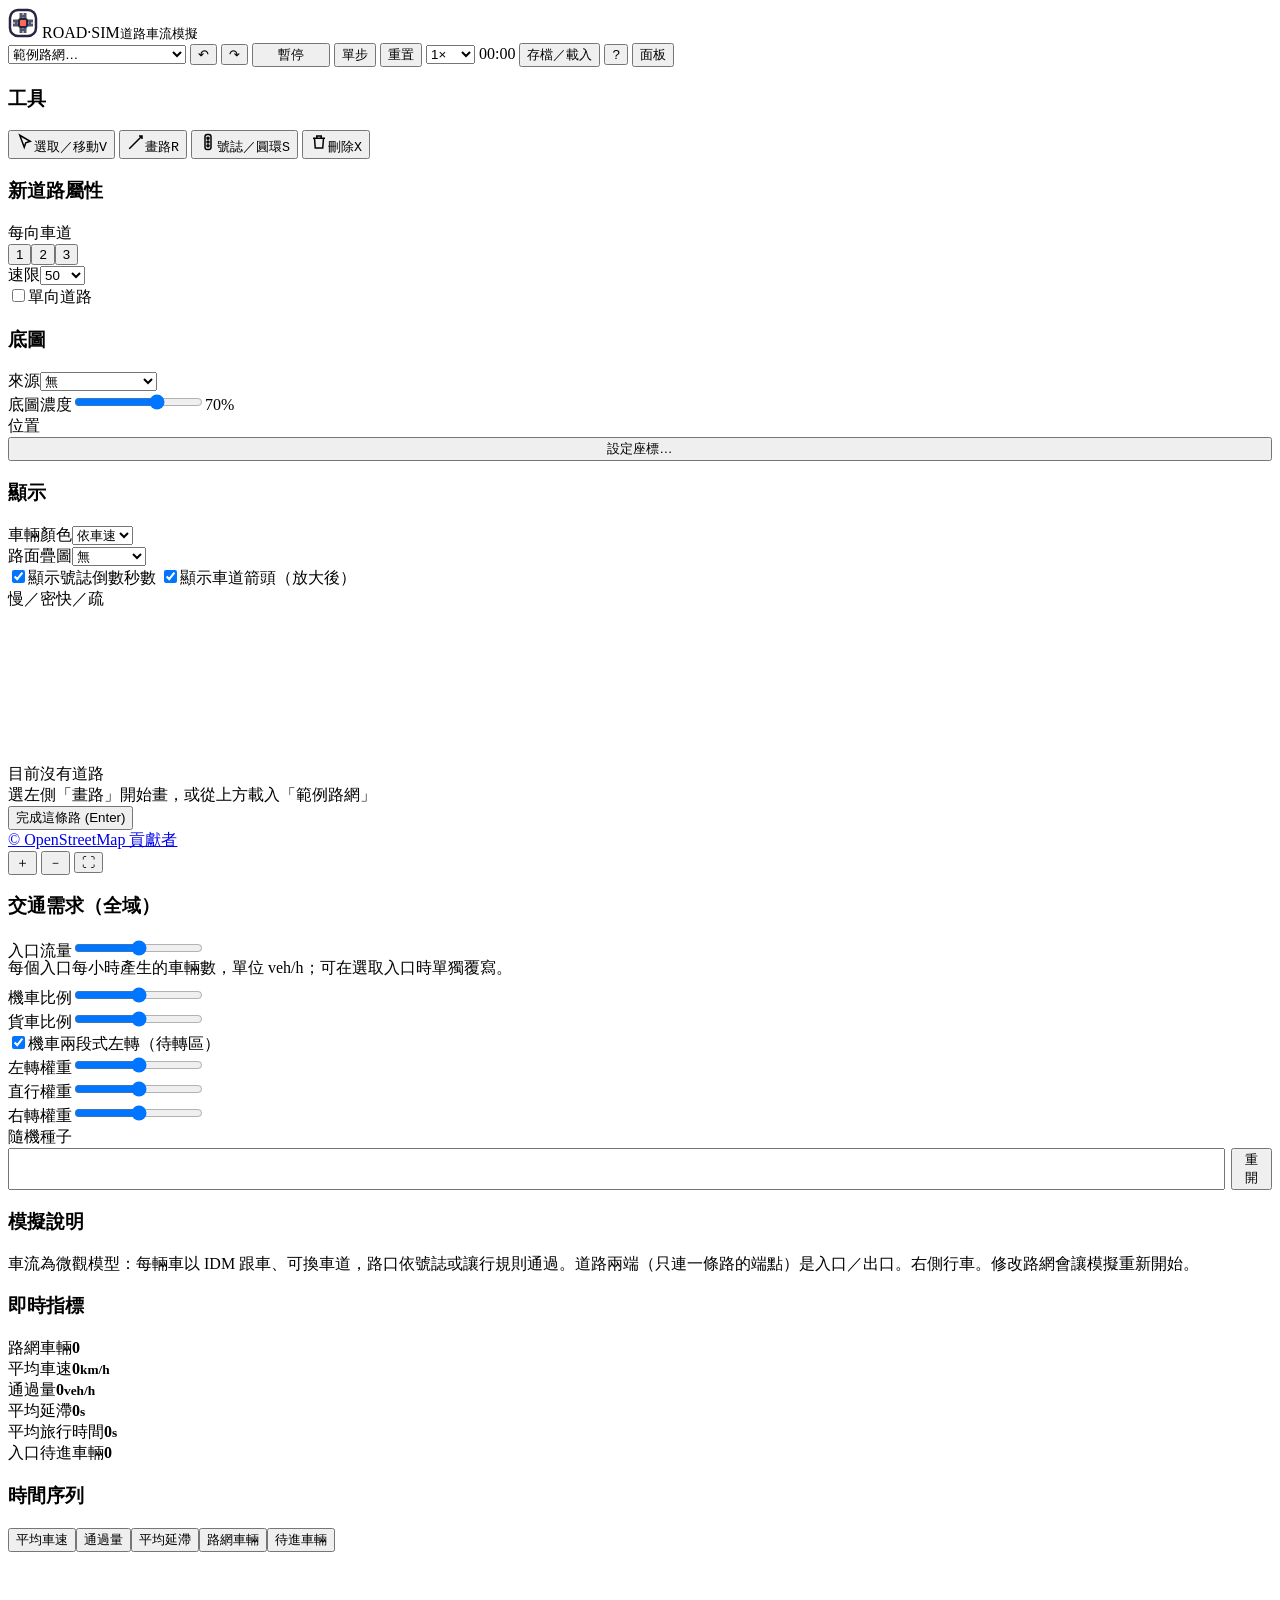
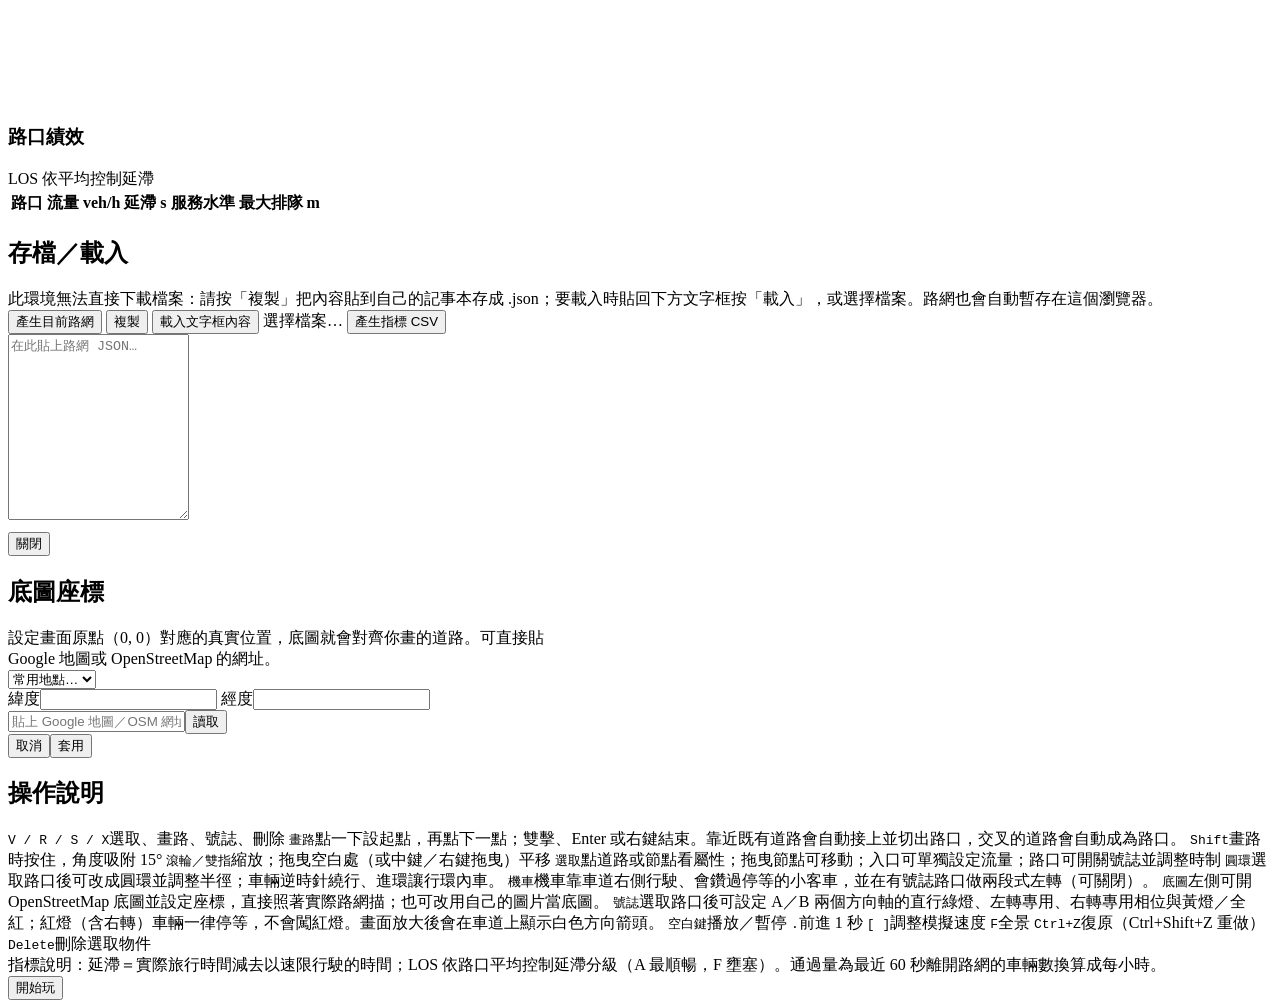
<file: src/template.html>
<!DOCTYPE html>
<html lang="zh-Hant">
<head>
<meta charset="utf-8">
<meta name="viewport" content="width=device-width, initial-scale=1">
<link rel="preconnect" href="https://fonts.googleapis.com">
<link rel="stylesheet" href="https://fonts.googleapis.com/css2?family=Baloo+2:wght@600;700&family=Noto+Sans+TC:wght@400;500;700&display=swap">
<title>道路車流模擬器</title>
<style>
/*CSS*/
</style>
</head>
<body>
<div id="app">
  <header id="top">
    <div class="brand">
      <svg width="30" height="30" viewBox="0 0 30 30" aria-hidden="true"><rect x="2" y="2" width="26" height="26" rx="8" fill="#fff" stroke="#2b2440" stroke-width="2.5"/><path d="M15 5v20M5 15h20" stroke="#4f566b" stroke-width="7"/><path d="M15 5v20M5 15h20" stroke="#fff" stroke-width="1" stroke-dasharray="2 2.5"/><rect x="11" y="11" width="8" height="8" rx="2" fill="#ff6b57" stroke="#2b2440" stroke-width="2"/></svg>
      <span>ROAD·SIM<small>道路車流模擬</small></span>
    </div>
    <select id="tplSel" title="載入範例路網" aria-label="範例路網">
      <option value="">範例路網…</option>
      <option value="cross">十字路口（含號誌）</option>
      <option value="crossL">十字路口（左轉專用相位）</option>
      <option value="t">T 字路口（無號誌）</option>
      <option value="bottle">瓶頸（3 車道 → 1 車道）</option>
      <option value="round">圓環（四岔）</option>
      <option value="grid">2×2 路網（含號誌）</option>
      <option value="blank">空白畫布</option>
    </select>
    <button class="btn icon" id="undoBtn" title="復原 (Ctrl+Z)" aria-label="復原">↶</button>
    <button class="btn icon" id="redoBtn" title="重做 (Ctrl+Shift+Z)" aria-label="重做">↷</button>
    <span class="sep"></span>
    <button class="btn primary" id="playBtn" title="播放／暫停 (空白鍵)" style="min-width:78px;justify-content:center">暫停</button>
    <button class="btn" id="stepBtn" title="前進 1 秒 (.)">單步</button>
    <button class="btn" id="resetBtn" title="重新開始模擬（保留路網）">重置</button>
    <select id="speedSel" title="模擬速度 ([ ])" aria-label="模擬速度">
      <option value="0.5">0.5×</option><option value="1" selected>1×</option><option value="2">2×</option><option value="5">5×</option><option value="10">10×</option>
    </select>
    <span class="clock num" id="clock">00:00</span>
    <span class="eff num" id="eff"></span>
    <span class="grow"></span>
    <button class="btn" id="saveBtn">存檔／載入</button>
    <button class="btn" id="helpBtn" aria-label="說明">?</button>
    <button class="btn" id="drawerBtn">面板</button>
  </header>

  <aside id="tools">
    <div class="group">
      <h3>工具</h3>
      <button class="tool on" data-tool="select"><svg width="18" height="18" viewBox="0 0 24 24" fill="none" stroke="currentColor" stroke-width="2"><path d="M5 3l14 8-6 2-2 6z"/></svg>選取／移動<kbd>V</kbd></button>
      <button class="tool" data-tool="draw"><svg width="18" height="18" viewBox="0 0 24 24" fill="none" stroke="currentColor" stroke-width="2"><path d="M4 20L20 4M4 20l-1 1M16 4h4v4"/></svg>畫路<kbd>R</kbd></button>
      <button class="tool" data-tool="signal"><svg width="18" height="18" viewBox="0 0 24 24" fill="none" stroke="currentColor" stroke-width="2"><rect x="8" y="2" width="8" height="20" rx="3"/><circle cx="12" cy="7" r="1.4" fill="currentColor"/><circle cx="12" cy="12" r="1.4"/><circle cx="12" cy="17" r="1.4"/></svg>號誌／圓環<kbd>S</kbd></button>
      <button class="tool" data-tool="delete"><svg width="18" height="18" viewBox="0 0 24 24" fill="none" stroke="currentColor" stroke-width="2"><path d="M4 7h16M9 7V4h6v3M6 7l1 13h10l1-13"/></svg>刪除<kbd>X</kbd></button>
    </div>
    <div class="group" id="roadOpts">
      <h3>新道路屬性</h3>
      <div class="field"><label>每向車道</label><div class="seg" id="newLanes"><button data-v="1" class="on">1</button><button data-v="2">2</button><button data-v="3">3</button></div></div>
      <div class="field"><label>速限</label><select id="newLimit"><option>30</option><option>40</option><option selected>50</option><option>60</option><option>70</option><option>80</option><option>100</option></select></div>
      <label class="chk"><input type="checkbox" id="newOneway">單向道路</label>
    </div>
    <div class="group" id="mapOpts">
      <h3>底圖</h3>
      <div class="field"><label>來源</label><select id="baseSel"><option value="none">無</option><option value="osm">OpenStreetMap</option><option value="img">自訂圖片</option></select></div>
      <div class="rng"><label>底圖濃度</label><input type="range" id="rOpa" min="10" max="100" step="5" value="70"><output id="oOpa">70%</output></div>
      <div class="field" id="geoRow"><label>位置</label><button class="btn" id="geoBtn" style="width:100%">設定座標…</button></div>
      <div class="field" id="imgRow" style="display:none"><label>圖片</label><label class="btn" style="width:100%;justify-content:center;cursor:pointer">選擇圖片…<input type="file" id="imgFile" accept="image/*" hidden></label></div>
      <div class="rng" id="imgW" style="display:none"><label>圖寬(公尺)</label><input type="range" id="rImgW" min="50" max="2000" step="10" value="600"><output id="oImgW">600</output></div>
      <div class="hint" id="mapNote" style="display:none"></div>
    </div>
    <div class="group" id="viewOpts">
      <h3>顯示</h3>
      <div class="field"><label>車輛顏色</label><select id="colorSel"><option value="speed">依車速</option><option value="type">依車種</option></select></div>
      <div class="field"><label>路面疊圖</label><select id="overlaySel"><option value="none">無</option><option value="speed">相對車速</option><option value="dens">車流密度</option></select></div>
      <label class="chk"><input type="checkbox" id="timerChk" checked>顯示號誌倒數秒數</label>
      <label class="chk"><input type="checkbox" id="arrowChk" checked>顯示車道箭頭（放大後）</label>
      <div class="legend"><span>慢／密</span><i></i><span>快／疏</span></div>
    </div>
  </aside>

  <main id="stage">
    <canvas id="cv"></canvas>
    <div id="hud"></div>
    <div id="empty"><div>目前沒有道路<br>選左側「畫路」開始畫，或從上方載入「範例路網」</div></div>
    <button class="btn primary" id="finish">完成這條路 (Enter)</button>
    <div id="attrib"><a href="https://www.openstreetmap.org/copyright" target="_blank" rel="noopener">© OpenStreetMap 貢獻者</a></div>
    <div id="zoom">
      <button class="btn icon" id="zIn" aria-label="放大">＋</button>
      <button class="btn icon" id="zOut" aria-label="縮小">－</button>
      <button class="btn icon" id="zFit" title="全景 (F)" aria-label="適配畫面">⛶</button>
    </div>
    <div id="toast"></div>
  </main>

  <aside id="side">
    <div id="insp"></div>
    <div class="card">
      <h3>交通需求（全域）</h3>
      <div class="rng"><label>入口流量</label><input type="range" id="rFlow" min="0" max="1500" step="25"><output id="oFlow"></output></div>
      <div class="hint" style="margin:-4px 0 6px">每個入口每小時產生的車輛數，單位 veh/h；可在選取入口時單獨覆寫。</div>
      <div class="rng"><label>機車比例</label><input type="range" id="rMoto" min="0" max="80" step="1"><output id="oMoto"></output></div>
      <div class="rng"><label>貨車比例</label><input type="range" id="rTruck" min="0" max="40" step="1"><output id="oTruck"></output></div>
      <label class="chk"><input type="checkbox" id="hookChk" checked>機車兩段式左轉（待轉區）</label>
      <div class="rng"><label>左轉權重</label><input type="range" id="rL" min="0" max="100" step="5"><output id="oL"></output></div>
      <div class="rng"><label>直行權重</label><input type="range" id="rS" min="0" max="100" step="5"><output id="oS"></output></div>
      <div class="rng"><label>右轉權重</label><input type="range" id="rR" min="0" max="100" step="5"><output id="oR"></output></div>
      <div class="field"><label>隨機種子</label><div style="display:flex;gap:6px"><input type="number" id="seed" min="1" max="999999" step="1" style="width:100%"><button class="btn" id="seedBtn">重開</button></div></div>
    </div>
    <div class="card">
      <h3>模擬說明</h3>
      <div class="hint">車流為微觀模型：每輛車以 IDM 跟車、可換車道，路口依號誌或讓行規則通過。道路兩端（只連一條路的端點）是入口／出口。右側行車。修改路網會讓模擬重新開始。</div>
    </div>
  </aside>

  <div id="dock">
    <section>
      <div class="dockhead"><h3>即時指標</h3><span class="hint num" id="kpiNote"></span></div>
      <div class="kpis">
        <div class="kpi"><span>路網車輛</span><b id="kN">0</b></div>
        <div class="kpi"><span>平均車速</span><b id="kV">0<small>km/h</small></b></div>
        <div class="kpi"><span>通過量</span><b id="kT">0<small>veh/h</small></b></div>
        <div class="kpi"><span>平均延滯</span><b id="kD">0<small>s</small></b></div>
        <div class="kpi"><span>平均旅行時間</span><b id="kTT">0<small>s</small></b></div>
        <div class="kpi"><span>入口待進車輛</span><b id="kQ">0</b></div>
      </div>
    </section>
    <section class="chartsec">
      <div class="dockhead"><h3>時間序列</h3></div>
      <div class="tabs" id="metricTabs">
        <button data-m="v" class="on">平均車速</button><button data-m="thr">通過量</button><button data-m="delay">平均延滯</button><button data-m="n">路網車輛</button><button data-m="vq">待進車輛</button>
      </div>
      <div class="chartwrap"><canvas id="chart"></canvas></div>
    </section>
    <section>
      <div class="dockhead"><h3>路口績效</h3><span class="hint">LOS 依平均控制延滯</span></div>
      <table>
        <thead><tr><th>路口</th><th>流量 veh/h</th><th>延滯 s</th><th>服務水準</th><th>最大排隊 m</th></tr></thead>
        <tbody id="nodeTbl"></tbody>
      </table>
      <div class="hint" id="nodeEmpty" style="display:none;margin-top:8px">尚無三向以上的路口。</div>
    </section>
  </div>
</div>

<div class="modal" id="saveModal">
  <div class="sheet">
    <h2>存檔／載入</h2>
    <div class="hint">此環境無法直接下載檔案：請按「複製」把內容貼到自己的記事本存成 .json；要載入時貼回下方文字框按「載入」，或選擇檔案。路網也會自動暫存在這個瀏覽器。</div>
    <div class="row">
      <button class="btn primary" id="svGen">產生目前路網</button>
      <button class="btn" id="svCopy">複製</button>
      <button class="btn" id="svLoad">載入文字框內容</button>
      <label class="btn" style="cursor:pointer">選擇檔案…<input type="file" id="svFile" accept=".json,application/json,text/plain" hidden></label>
      <button class="btn" id="svCsv">產生指標 CSV</button>
    </div>
    <textarea id="svText" rows="12" spellcheck="false" placeholder="在此貼上路網 JSON…"></textarea>
    <div class="hint" id="svMsg" style="margin-top:8px"></div>
    <div class="row" style="justify-content:flex-end"><button class="btn" data-close>關閉</button></div>
  </div>
</div>

<div class="modal" id="geoModal">
  <div class="sheet" style="max-width:560px">
    <h2>底圖座標</h2>
    <div class="hint">設定畫面原點（0, 0）對應的真實位置，底圖就會對齊你畫的道路。可直接貼 Google 地圖或 OpenStreetMap 的網址。</div>
    <div class="row">
      <select id="geoPreset" style="flex:1 1 180px"><option value="">常用地點…</option>
        <option value="25.0478,121.5170">台北車站</option><option value="25.0330,121.5654">台北 101</option>
        <option value="24.1477,120.6736">台中火車站</option><option value="22.9971,120.2129">台南火車站</option>
        <option value="22.6393,120.3021">高雄車站</option><option value="24.8015,120.9715">新竹火車站</option></select>
    </div>
    <div class="row">
      <label class="field" style="flex:1 1 150px"><span>緯度</span><input type="text" id="geoLat" inputmode="decimal"></label>
      <label class="field" style="flex:1 1 150px"><span>經度</span><input type="text" id="geoLon" inputmode="decimal"></label>
    </div>
    <div class="row"><input type="text" id="geoUrl" placeholder="貼上 Google 地圖／OSM 網址" style="flex:1"><button class="btn" id="geoParse">讀取</button></div>
    <div class="hint" id="geoMsg"></div>
    <div class="row" style="justify-content:flex-end"><button class="btn" data-close>取消</button><button class="btn primary" id="geoOk">套用</button></div>
  </div>
</div>

<div class="modal" id="helpModal">
  <div class="sheet">
    <h2>操作說明</h2>
    <div class="keys">
      <kbd>V / R / S / X</kbd><span>選取、畫路、號誌、刪除</span>
      <kbd>畫路</kbd><span>點一下設起點，再點下一點；雙擊、Enter 或右鍵結束。靠近既有道路會自動接上並切出路口，交叉的道路會自動成為路口。</span>
      <kbd>Shift</kbd><span>畫路時按住，角度吸附 15°</span>
      <kbd>滾輪／雙指</kbd><span>縮放；拖曳空白處（或中鍵／右鍵拖曳）平移</span>
      <kbd>選取</kbd><span>點道路或節點看屬性；拖曳節點可移動；入口可單獨設定流量；路口可開關號誌並調整時制</span>
      <kbd>圓環</kbd><span>選取路口後可改成圓環並調整半徑；車輛逆時針繞行、進環讓行環內車。</span>
      <kbd>機車</kbd><span>機車靠車道右側行駛、會鑽過停等的小客車，並在有號誌路口做兩段式左轉（可關閉）。</span>
      <kbd>底圖</kbd><span>左側可開 OpenStreetMap 底圖並設定座標，直接照著實際路網描；也可改用自己的圖片當底圖。</span>
      <kbd>號誌</kbd><span>選取路口後可設定 A／B 兩個方向軸的直行綠燈、左轉專用、右轉專用相位與黃燈／全紅；紅燈（含右轉）車輛一律停等，不會闖紅燈。畫面放大後會在車道上顯示白色方向箭頭。</span>
      <kbd>空白鍵</kbd><span>播放／暫停</span>
      <kbd>.</kbd><span>前進 1 秒</span>
      <kbd>[ ]</kbd><span>調整模擬速度</span>
      <kbd>F</kbd><span>全景</span>
      <kbd>Ctrl+Z</kbd><span>復原（Ctrl+Shift+Z 重做）</span>
      <kbd>Delete</kbd><span>刪除選取物件</span>
    </div>
    <div class="hint">指標說明：延滯＝實際旅行時間減去以速限行駛的時間；LOS 依路口平均控制延滯分級（A 最順暢，F 壅塞）。通過量為最近 60 秒離開路網的車輛數換算成每小時。</div>
    <div class="row" style="justify-content:flex-end"><button class="btn primary" data-close>開始玩</button></div>
  </div>
</div>

<script>
/*SIM*/
</script>
<script>
/*APP*/
</script>
</body>
</html>
</file>
